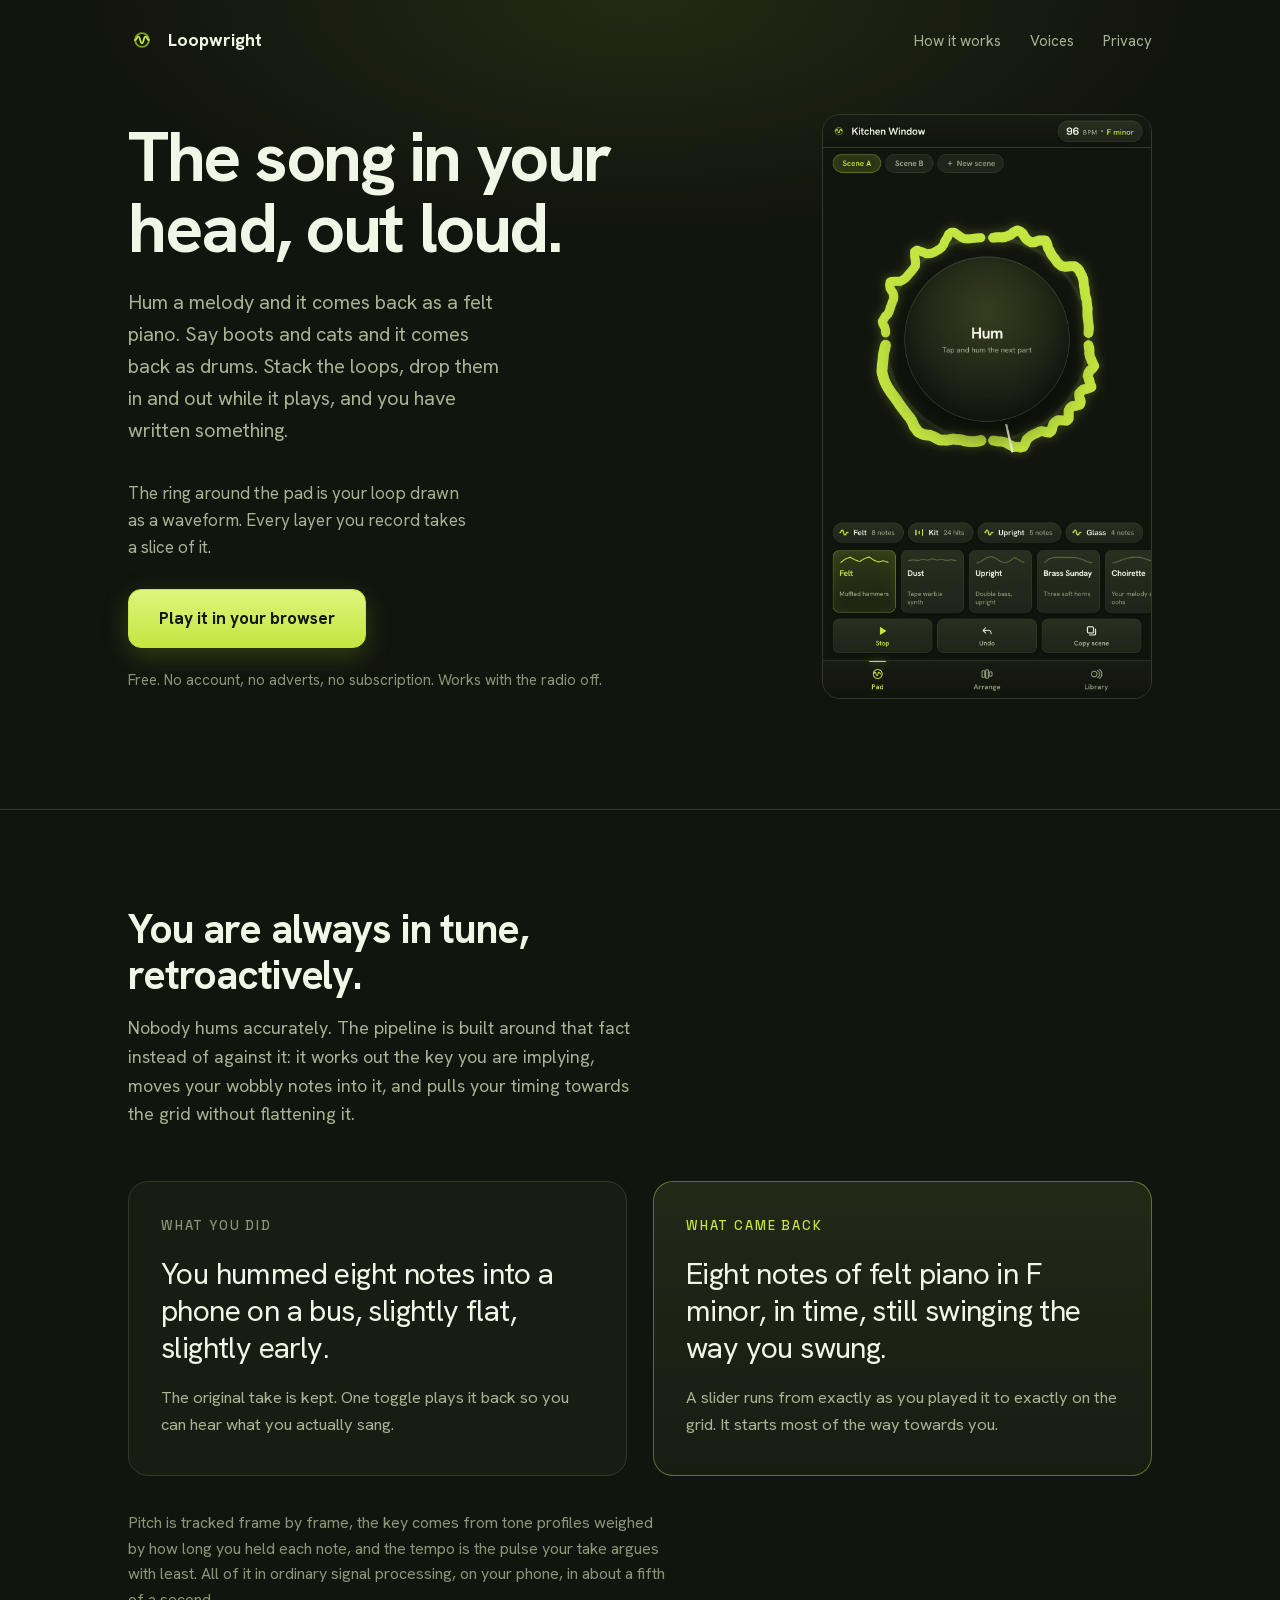
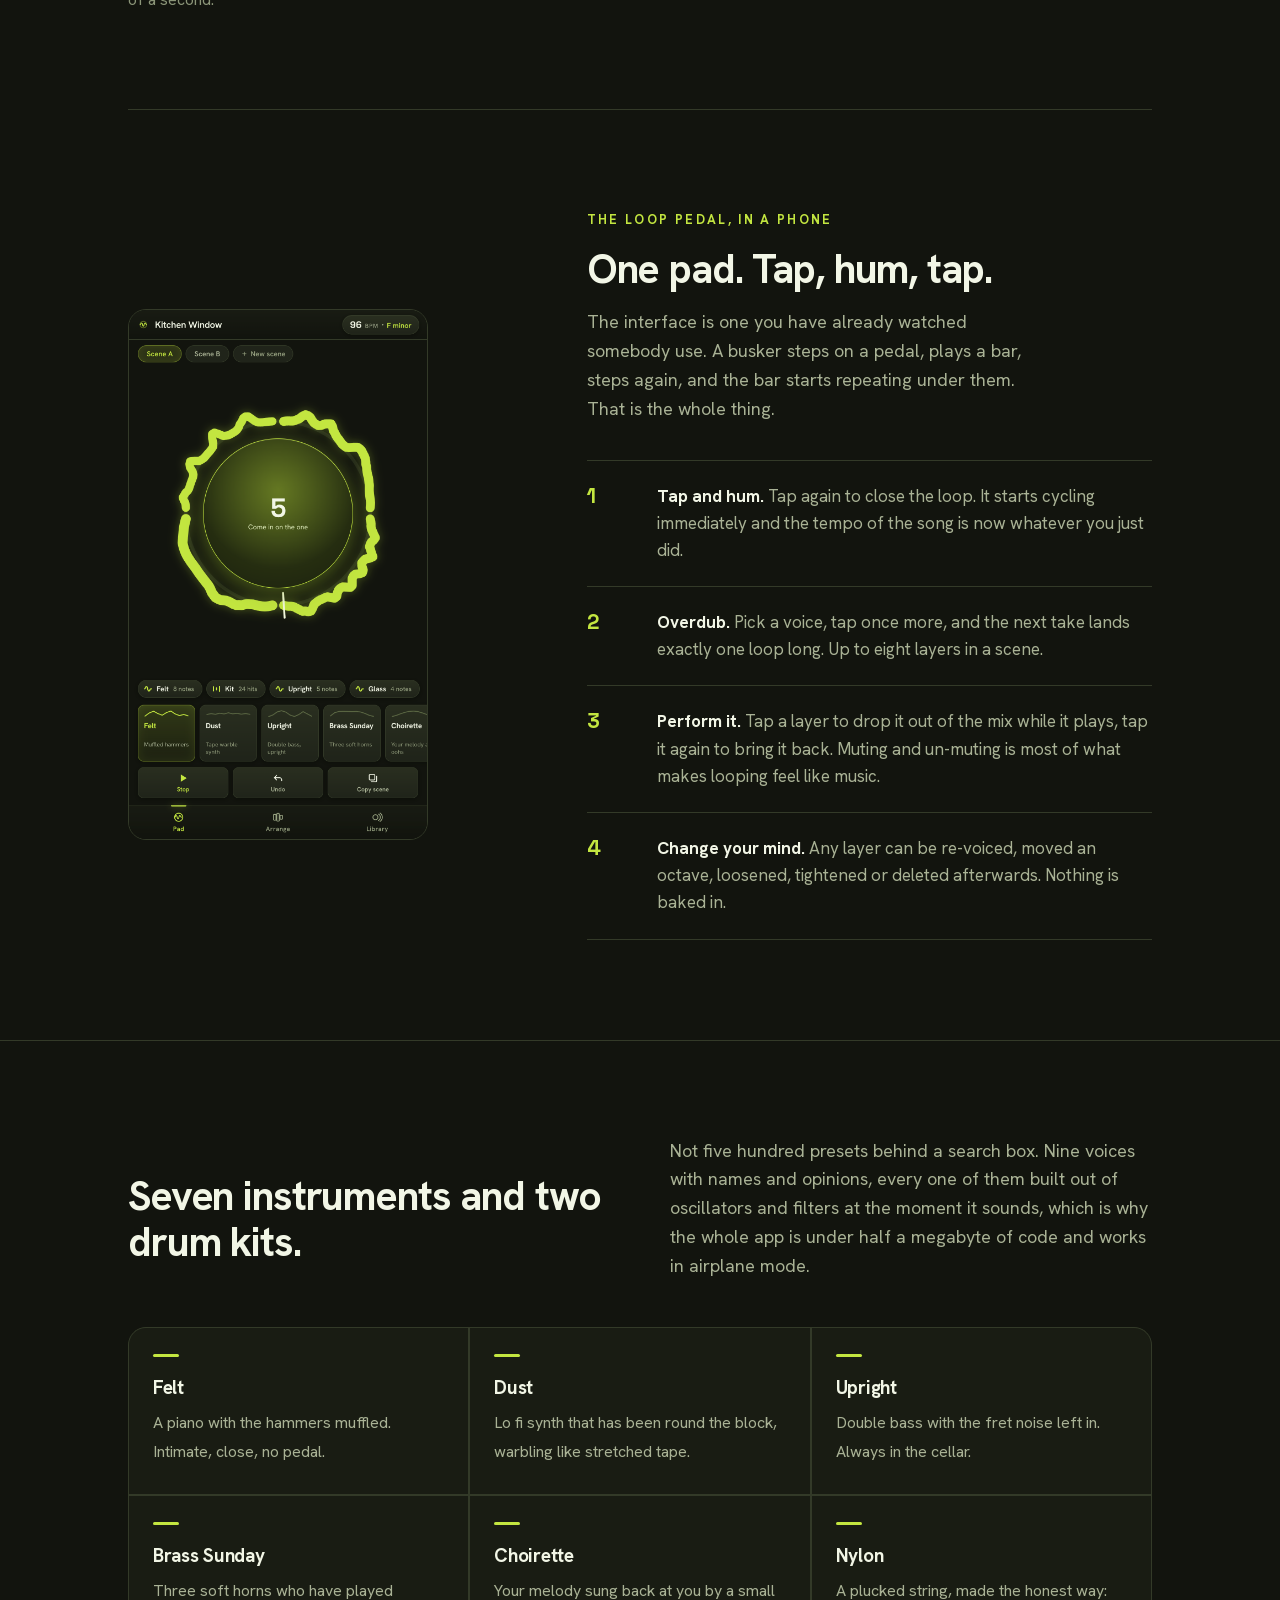
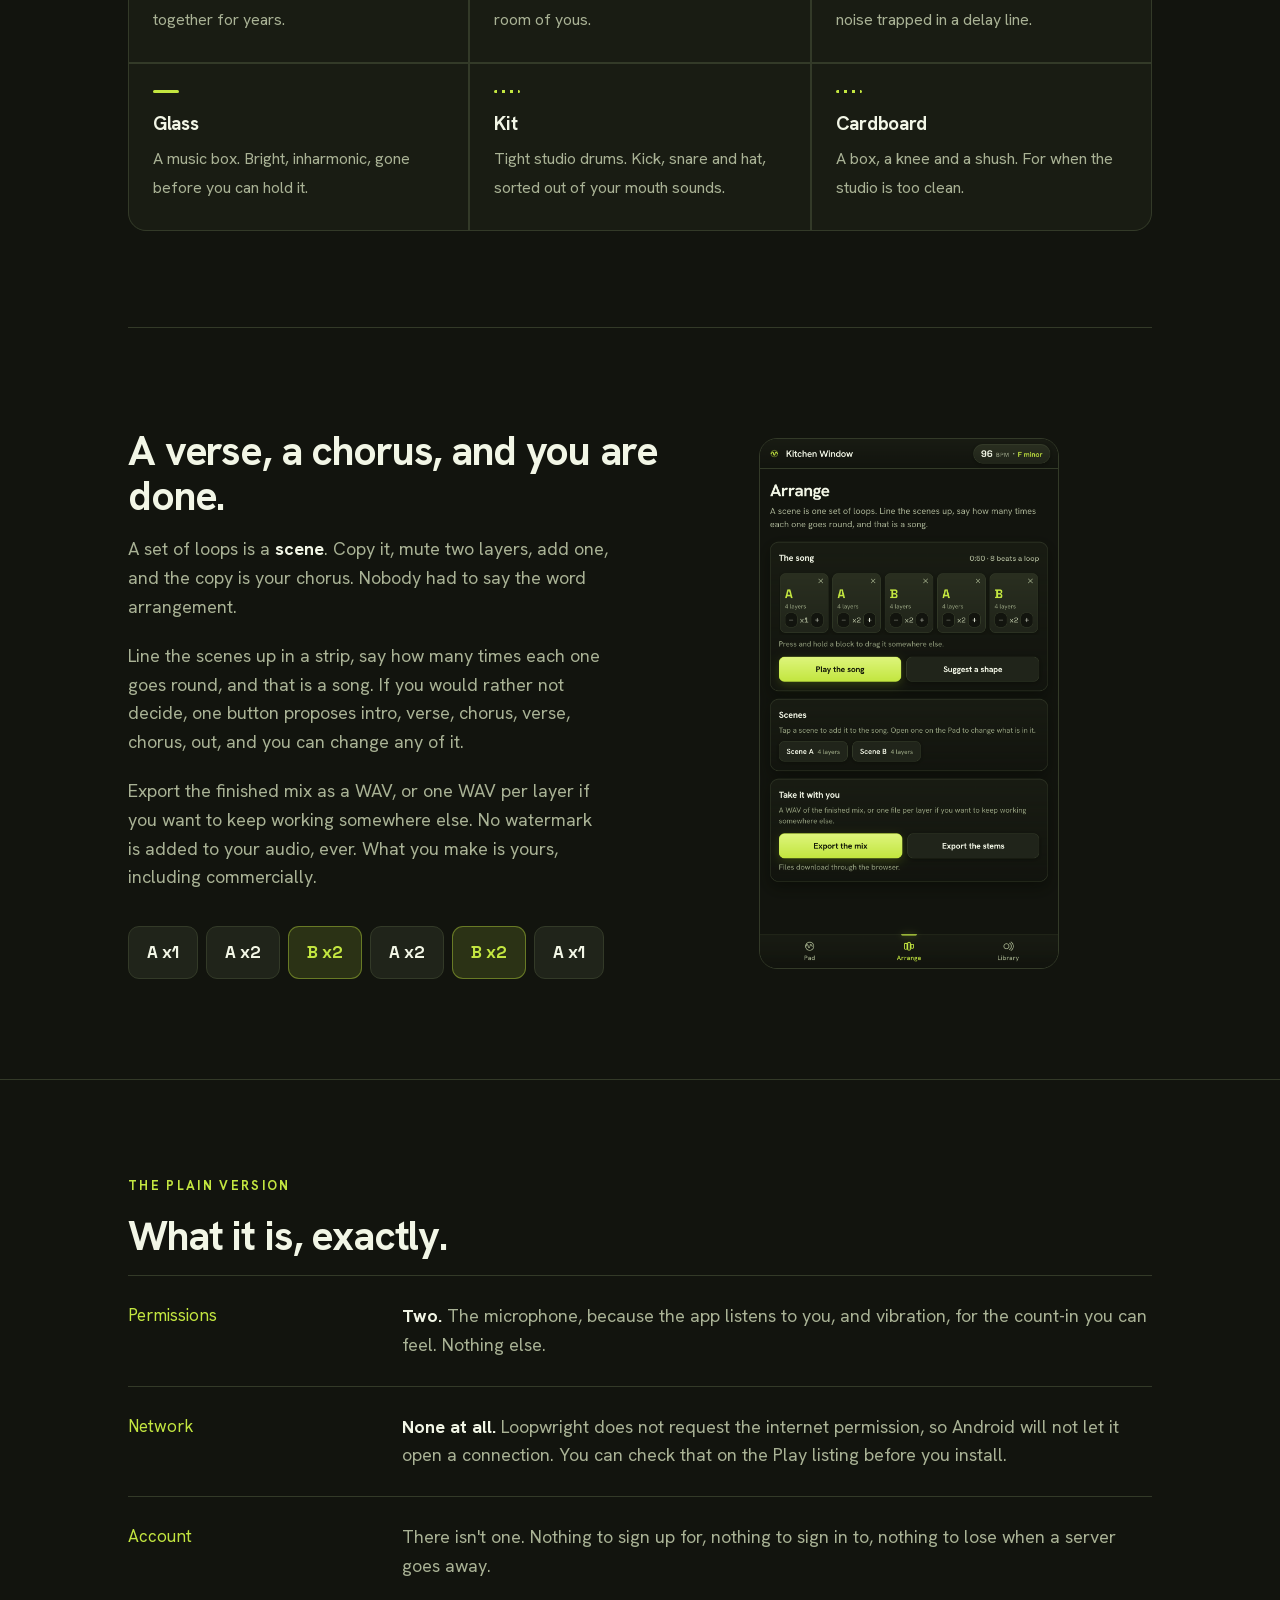
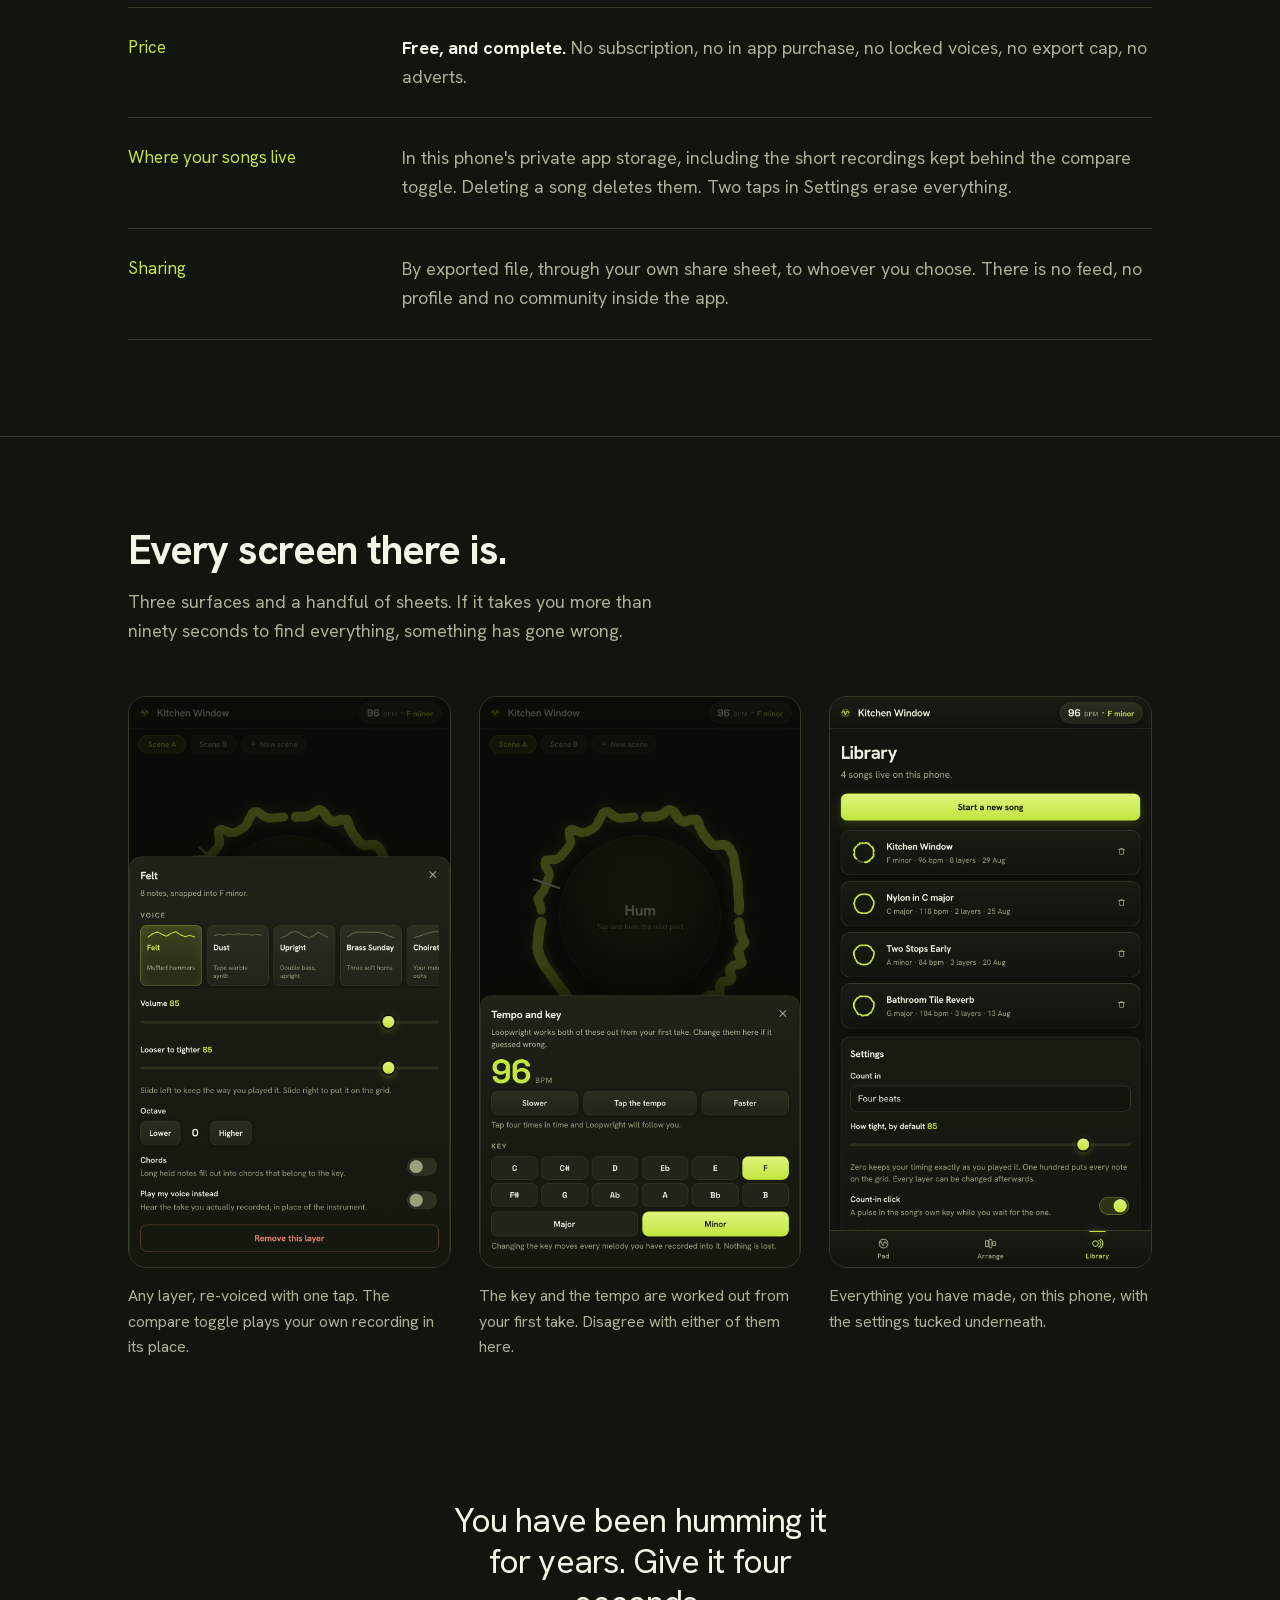
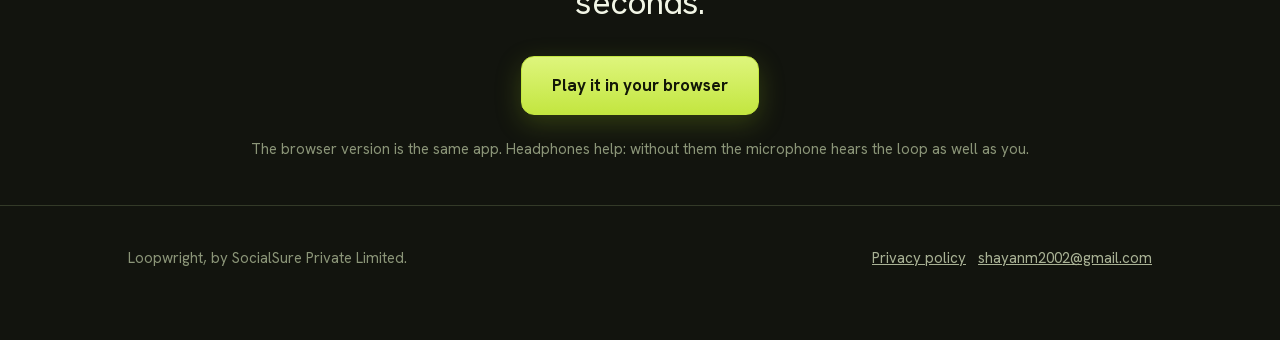
<file: docs/index.html>
<!doctype html>
<html lang="en">
<head>
<meta charset="utf-8">
<meta name="viewport" content="width=device-width, initial-scale=1">
<title>Loopwright. The song in your head, out loud.</title>
<meta name="description" content="Hum a melody and it comes back as a felt piano. Say boots and cats and it comes back as drums. Stack the loops, drop them in and out while it plays, and you have written something. Offline, free, no account.">
<meta property="og:title" content="Loopwright. The song in your head, out loud.">
<meta property="og:description" content="A pocket loop pedal for people who never learned an instrument. Your voice is the input. Everything happens on the phone.">
<meta property="og:type" content="website">
<link rel="icon" href="shots/icon.png">
<link rel="stylesheet" href="fonts/fonts.css">
<style>
  :root {
    color-scheme: dark;
    --bg: #12140E; --stage: #191C13; --surface: #20241A; --surface-2: #2A2F20;
    --fg: #F2F6E6; --muted: #A9B295; --dim: #8B9578; --hair: #333A28;
    --accent: #C3E640; --accent-deep: #7EA019; --ink: #131807;
    --ui: "Hanken Grotesk", system-ui, -apple-system, sans-serif;
    --num: "Space Grotesk", ui-monospace, monospace;
  }
  * { box-sizing: border-box; }
  html { scroll-behavior: smooth; }
  body { margin: 0; color: var(--fg); font-family: var(--ui);
         font-size: 18px; line-height: 1.6; -webkit-font-smoothing: antialiased;
         background:
           radial-gradient(70% 42% at 50% 0%, rgba(195, 230, 64, .10), rgba(195, 230, 64, 0) 62%),
           var(--bg); background-attachment: fixed; }
  .wrap { max-width: 1080px; margin: 0 auto; padding: 0 28px; }
  a { color: var(--accent); }
  img.shot { width: 100%; height: auto; display: block; border: 1px solid var(--hair);
             border-radius: 18px; }
  h2 { font-size: clamp(28px, 3.6vw, 41px); line-height: 1.12; letter-spacing: -0.028em;
       margin: 0 0 16px; font-weight: 700; }
  .eyebrow { font-size: 13px; letter-spacing: .18em; text-transform: uppercase;
             color: var(--accent); margin: 0 0 16px; font-weight: 700; }

  .cta { display: inline-block; background: linear-gradient(180deg, #DEF57C, var(--accent));
         color: var(--ink); text-decoration: none; box-shadow: 0 8px 26px rgba(126, 160, 25, .3);
         padding: 15px 30px; border-radius: 13px; font-size: 17px; font-weight: 700;
         border: 1px solid var(--accent); transition: transform .15s ease; }
  .cta:active { transform: translateY(1px); }
  .cta.quiet { background: transparent; color: var(--fg); border-color: var(--hair); }

  nav { display: flex; align-items: center; justify-content: space-between; height: 80px; }
  .mark { display: flex; align-items: center; gap: 12px; font-size: 18px; font-weight: 700; }
  .mark svg { width: 28px; height: 28px; display: block; }
  nav a.navlink { color: var(--muted); text-decoration: none; font-size: 15px; margin-left: 24px; }
  nav a.navlink:hover { color: var(--fg); }

  /* 1. hero */
  .hero { display: grid; grid-template-columns: 1.08fr .92fr; gap: 62px; align-items: center;
          padding: 34px 0 110px; }
  .hero h1 { font-size: clamp(42px, 5.8vw, 70px); line-height: 1.02; letter-spacing: -0.035em;
             margin: 0 0 22px; font-weight: 700; }
  .hero p.lede { font-size: 20px; color: var(--muted); margin: 0 0 34px; max-width: 34ch; }
  .hero .under { font-size: 15px; color: var(--dim); margin: 20px 0 0; }
  .hero img { max-width: 330px; margin-left: auto; }

  /* 2. the two panel comparison */
  .compare { border-top: 1px solid var(--hair); padding: 96px 0; }
  .compare h2 { max-width: 18ch; }
  .compare > .wrap > p.sub { color: var(--muted); max-width: 52ch; margin: 0 0 52px; }
  .pair { display: grid; grid-template-columns: 1fr 1fr; gap: 26px; }
  .pane { background: var(--stage); border: 1px solid var(--hair); border-radius: 20px; padding: 34px 32px 38px; }
  .pane.lit { border-color: rgba(195,230,64,.4); background: linear-gradient(180deg, #232817, #191C13); }
  .pane .who { font-family: var(--num); font-size: 13px; letter-spacing: .14em; text-transform: uppercase;
               color: var(--dim); margin: 0 0 18px; }
  .pane.lit .who { color: var(--accent); }
  .pane .said { font-size: clamp(23px, 2.6vw, 30px); line-height: 1.24; letter-spacing: -0.02em;
                margin: 0 0 18px; }
  .pane .after { margin: 0; color: var(--muted); font-size: 16.5px; }
  .compare .foot { color: var(--dim); font-size: 16px; margin: 34px 0 0; max-width: 60ch; }

  /* 3. the pedal, as a numbered run */
  .pedal { display: grid; grid-template-columns: .82fr 1.18fr; gap: 66px; align-items: center;
           padding: 100px 0; border-top: 1px solid var(--hair); }
  .pedal img { max-width: 300px; }
  .pedal p.sub { color: var(--muted); margin: 0 0 36px; max-width: 46ch; }
  .step { display: grid; grid-template-columns: 3rem 1fr; gap: 22px; padding: 22px 0;
          border-top: 1px solid var(--hair); }
  .step:last-child { border-bottom: 1px solid var(--hair); }
  .step .n { font-family: var(--num); font-size: 21px; font-weight: 700; color: var(--accent); line-height: 1.2; }
  .step .d { margin: 0; color: var(--muted); font-size: 17px; }
  .step .d b { color: var(--fg); font-weight: 700; }

  /* 4. the voices, a dense grid */
  .voices { padding: 96px 0; border-top: 1px solid var(--hair); }
  .voices .head { display: grid; grid-template-columns: 1fr 1fr; gap: 60px; align-items: end; margin-bottom: 46px; }
  .voices .head p { color: var(--muted); margin: 0; }
  .vgrid { display: grid; grid-template-columns: repeat(3, 1fr); gap: 2px;
           background: var(--hair); border: 1px solid var(--hair); border-radius: 18px; overflow: hidden; }
  .v { background: var(--stage); padding: 26px 24px 28px; }
  .v i { display: block; width: 26px; height: 3px; border-radius: 2px; background: var(--accent);
         margin-bottom: 16px; font-style: normal; }
  .v.drum i { background: repeating-linear-gradient(90deg, var(--accent) 0 3px, transparent 3px 8px); }
  .v b { display: block; font-size: 19px; letter-spacing: -0.015em; margin-bottom: 5px; }
  .v span { color: var(--muted); font-size: 16px; }

  /* 5. arrange, reversed */
  .arrange { display: grid; grid-template-columns: 1.18fr .82fr; gap: 66px; align-items: center;
             padding: 100px 0; border-top: 1px solid var(--hair); }
  .arrange img { max-width: 300px; }
  .arrange p { color: var(--muted); margin: 0 0 20px; max-width: 48ch; }
  .arrange p:last-of-type { margin-bottom: 0; }
  .arrange b { color: var(--fg); }
  .blocks { display: flex; gap: 8px; margin: 34px 0 0; flex-wrap: wrap; }
  .blk { font-family: var(--num); font-weight: 700; font-size: 17px; background: var(--surface);
         border: 1px solid var(--hair); border-radius: 11px; padding: 12px 18px; color: var(--fg); }
  .blk.b { background: rgba(195,230,64,.14); border-color: rgba(195,230,64,.4); color: var(--accent); }

  /* 6. plain facts */
  .facts { padding: 96px 0; border-top: 1px solid var(--hair); }
  .facts .row { display: grid; grid-template-columns: 15rem 1fr; gap: 34px; padding: 26px 0;
                border-top: 1px solid var(--hair); align-items: start; }
  .facts .row:last-child { border-bottom: 1px solid var(--hair); }
  .facts .k { color: var(--accent); font-size: 17px; }
  .facts .v2 { margin: 0; color: var(--muted); }
  .facts .v2 b { color: var(--fg); font-weight: 700; }

  /* 7. gallery */
  .gallery { padding: 90px 0 40px; border-top: 1px solid var(--hair); }
  .gallery p.sub { color: var(--muted); max-width: 54ch; margin: 0 0 50px; }
  .strip { display: grid; grid-template-columns: repeat(3, 1fr); gap: 28px; }
  .strip figure { margin: 0; }
  .strip figcaption { color: var(--muted); font-size: 16px; margin-top: 15px; }

  /* 8. close */
  .close { text-align: center; padding: 100px 0 44px; }
  .close p.line { font-size: clamp(25px, 3.1vw, 34px); max-width: 22ch; margin: 0 auto 34px;
                  letter-spacing: -0.025em; line-height: 1.2; }
  .close .under { color: var(--dim); font-size: 15px; margin: 22px 0 0; }

  footer { border-top: 1px solid var(--hair); padding: 40px 0 70px; color: var(--dim); font-size: 15px; }
  footer a { color: var(--muted); }
  footer .frow { display: flex; justify-content: space-between; gap: 24px; flex-wrap: wrap; }

  @media (max-width: 860px) {
    body { font-size: 17px; }
    .hero, .pedal, .arrange, .voices .head { grid-template-columns: 1fr; gap: 40px; }
    .hero img, .pedal img, .arrange img { margin: 0 auto; max-width: 290px; }
    .pair, .strip, .vgrid { grid-template-columns: 1fr; }
    .vgrid { border-radius: 14px; }
    .facts .row { grid-template-columns: 1fr; gap: 6px; }
    nav a.navlink { margin-left: 16px; }
  }
</style>
</head>
<body>

<div class="wrap">
  <nav>
    <span class="mark">
      <svg viewBox="0 0 108 108" aria-hidden="true">
        <circle cx="54" cy="54" r="26.5" fill="none" stroke="#7EA019" stroke-width="7.4"/>
        <path d="M27.5 54 C34.4 54 33.1 41 40 41 C47.7 41 46.3 67 54 67 C61.2 67 59.8 41 67 41 C74.4 41 73.1 54 80.5 54"
              fill="none" stroke="#C3E640" stroke-width="7" stroke-linecap="round" stroke-linejoin="round"/>
      </svg>
      Loopwright
    </span>
    <span>
      <a class="navlink" href="#how">How it works</a>
      <a class="navlink" href="#voices">Voices</a>
      <a class="navlink" href="privacy-policy.html">Privacy</a>
    </span>
  </nav>

  <!-- 1 -->
  <header class="hero">
    <div>
      <h1>The song in your head, out loud.</h1>
      <p class="lede">Hum a melody and it comes back as a felt piano. Say boots and cats and it comes back as drums. Stack the loops, drop them in and out while it plays, and you have written something.</p>
      <p class="lede" style="font-size:17px;margin-bottom:28px">The ring around the pad is your loop drawn as a waveform. Every layer you record takes a slice of it.</p>
      <a class="cta" href="play/index.html">Play it in your browser</a>
      <p class="under">Free. No account, no adverts, no subscription. Works with the radio off.</p>
    </div>
    <img class="shot" src="shots/01-pad.png" alt="The Loopwright pad, ringed by a chartreuse waveform cut into four layer segments, in F minor at 96 beats a minute">
  </header>
</div>

<!-- 2 -->
<section class="compare">
  <div class="wrap">
    <h2>You are always in tune, retroactively.</h2>
    <p class="sub">Nobody hums accurately. The pipeline is built around that fact instead of against it: it works out the key you are implying, moves your wobbly notes into it, and pulls your timing towards the grid without flattening it.</p>
    <div class="pair">
      <div class="pane">
        <p class="who">What you did</p>
        <p class="said">You hummed eight notes into a phone on a bus, slightly flat, slightly early.</p>
        <p class="after">The original take is kept. One toggle plays it back so you can hear what you actually sang.</p>
      </div>
      <div class="pane lit">
        <p class="who">What came back</p>
        <p class="said">Eight notes of felt piano in F minor, in time, still swinging the way you swung.</p>
        <p class="after">A slider runs from exactly as you played it to exactly on the grid. It starts most of the way towards you.</p>
      </div>
    </div>
    <p class="foot">Pitch is tracked frame by frame, the key comes from tone profiles weighed by how long you held each note, and the tempo is the pulse your take argues with least. All of it in ordinary signal processing, on your phone, in about a fifth of a second.</p>
  </div>
</section>

<!-- 3 -->
<div class="wrap">
  <section class="pedal" id="how">
    <img class="shot" src="shots/02-recording.png" alt="The pad glowing chartreuse through a count-in, with the number five in the middle and the loop waveform around it">
    <div>
      <p class="eyebrow">The loop pedal, in a phone</p>
      <h2>One pad. Tap, hum, tap.</h2>
      <p class="sub">The interface is one you have already watched somebody use. A busker steps on a pedal, plays a bar, steps again, and the bar starts repeating under them. That is the whole thing.</p>
      <div class="step"><span class="n">1</span><p class="d"><b>Tap and hum.</b> Tap again to close the loop. It starts cycling immediately and the tempo of the song is now whatever you just did.</p></div>
      <div class="step"><span class="n">2</span><p class="d"><b>Overdub.</b> Pick a voice, tap once more, and the next take lands exactly one loop long. Up to eight layers in a scene.</p></div>
      <div class="step"><span class="n">3</span><p class="d"><b>Perform it.</b> Tap a layer to drop it out of the mix while it plays, tap it again to bring it back. Muting and un-muting is most of what makes looping feel like music.</p></div>
      <div class="step"><span class="n">4</span><p class="d"><b>Change your mind.</b> Any layer can be re-voiced, moved an octave, loosened, tightened or deleted afterwards. Nothing is baked in.</p></div>
    </div>
  </section>
</div>

<!-- 4 -->
<section class="voices" id="voices">
  <div class="wrap">
    <div class="head">
      <h2>Seven instruments and two drum kits.</h2>
      <p>Not five hundred presets behind a search box. Nine voices with names and opinions, every one of them built out of oscillators and filters at the moment it sounds, which is why the whole app is under half a megabyte of code and works in airplane mode.</p>
    </div>
    <div class="vgrid">
      <div class="v"><i></i><b>Felt</b><span>A piano with the hammers muffled. Intimate, close, no pedal.</span></div>
      <div class="v"><i></i><b>Dust</b><span>Lo fi synth that has been round the block, warbling like stretched tape.</span></div>
      <div class="v"><i></i><b>Upright</b><span>Double bass with the fret noise left in. Always in the cellar.</span></div>
      <div class="v"><i></i><b>Brass Sunday</b><span>Three soft horns who have played together for years.</span></div>
      <div class="v"><i></i><b>Choirette</b><span>Your melody sung back at you by a small room of yous.</span></div>
      <div class="v"><i></i><b>Nylon</b><span>A plucked string, made the honest way: noise trapped in a delay line.</span></div>
      <div class="v"><i></i><b>Glass</b><span>A music box. Bright, inharmonic, gone before you can hold it.</span></div>
      <div class="v drum"><i></i><b>Kit</b><span>Tight studio drums. Kick, snare and hat, sorted out of your mouth sounds.</span></div>
      <div class="v drum"><i></i><b>Cardboard</b><span>A box, a knee and a shush. For when the studio is too clean.</span></div>
    </div>
  </div>
</section>

<!-- 5 -->
<div class="wrap">
  <section class="arrange">
    <div>
      <h2>A verse, a chorus, and you are done.</h2>
      <p>A set of loops is a <b>scene</b>. Copy it, mute two layers, add one, and the copy is your chorus. Nobody had to say the word arrangement.</p>
      <p>Line the scenes up in a strip, say how many times each one goes round, and that is a song. If you would rather not decide, one button proposes intro, verse, chorus, verse, chorus, out, and you can change any of it.</p>
      <p>Export the finished mix as a WAV, or one WAV per layer if you want to keep working somewhere else. No watermark is added to your audio, ever. What you make is yours, including commercially.</p>
      <div class="blocks">
        <span class="blk">A x1</span><span class="blk">A x2</span><span class="blk b">B x2</span>
        <span class="blk">A x2</span><span class="blk b">B x2</span><span class="blk">A x1</span>
      </div>
    </div>
    <img class="shot" src="shots/04-arrange.png" alt="The arrange screen with a row of scene blocks, each with a repeat count">
  </section>
</div>

<!-- 6 -->
<section class="facts">
  <div class="wrap">
    <p class="eyebrow">The plain version</p>
    <h2>What it is, exactly.</h2>
    <div class="row"><span class="k">Permissions</span><p class="v2"><b>Two.</b> The microphone, because the app listens to you, and vibration, for the count-in you can feel. Nothing else.</p></div>
    <div class="row"><span class="k">Network</span><p class="v2"><b>None at all.</b> Loopwright does not request the internet permission, so Android will not let it open a connection. You can check that on the Play listing before you install.</p></div>
    <div class="row"><span class="k">Account</span><p class="v2">There isn't one. Nothing to sign up for, nothing to sign in to, nothing to lose when a server goes away.</p></div>
    <div class="row"><span class="k">Price</span><p class="v2"><b>Free, and complete.</b> No subscription, no in app purchase, no locked voices, no export cap, no adverts.</p></div>
    <div class="row"><span class="k">Where your songs live</span><p class="v2">In this phone's private app storage, including the short recordings kept behind the compare toggle. Deleting a song deletes them. Two taps in Settings erase everything.</p></div>
    <div class="row"><span class="k">Sharing</span><p class="v2">By exported file, through your own share sheet, to whoever you choose. There is no feed, no profile and no community inside the app.</p></div>
  </div>
</section>

<!-- 7 -->
<section class="gallery">
  <div class="wrap">
    <h2>Every screen there is.</h2>
    <p class="sub">Three surfaces and a handful of sheets. If it takes you more than ninety seconds to find everything, something has gone wrong.</p>
    <div class="strip">
      <figure><img class="shot" src="shots/03-layer.png" alt="The layer sheet showing the voice carousel, volume, a looser to tighter slider and the compare toggle">
        <figcaption>Any layer, re-voiced with one tap. The compare toggle plays your own recording in its place.</figcaption></figure>
      <figure><img class="shot" src="shots/06-key.png" alt="The tempo and key sheet with a large tempo readout and a grid of twelve keys">
        <figcaption>The key and the tempo are worked out from your first take. Disagree with either of them here.</figcaption></figure>
      <figure><img class="shot" src="shots/05-library.png" alt="The library listing four songs, each with a small loop ring drawn from its own layers">
        <figcaption>Everything you have made, on this phone, with the settings tucked underneath.</figcaption></figure>
    </div>
  </div>
</section>

<!-- 8 -->
<div class="wrap">
  <section class="close">
    <p class="line">You have been humming it for years. Give it four seconds.</p>
    <a class="cta" href="play/index.html">Play it in your browser</a>
    <p class="under">The browser version is the same app. Headphones help: without them the microphone hears the loop as well as you.</p>
  </section>
</div>

<footer>
  <div class="wrap frow">
    <span>Loopwright, by SocialSure Private Limited.</span>
    <span><a href="privacy-policy.html">Privacy policy</a> &nbsp; <a href="mailto:shayanm2002@gmail.com">shayanm2002@gmail.com</a></span>
  </div>
</footer>

</body>
</html>
</file>
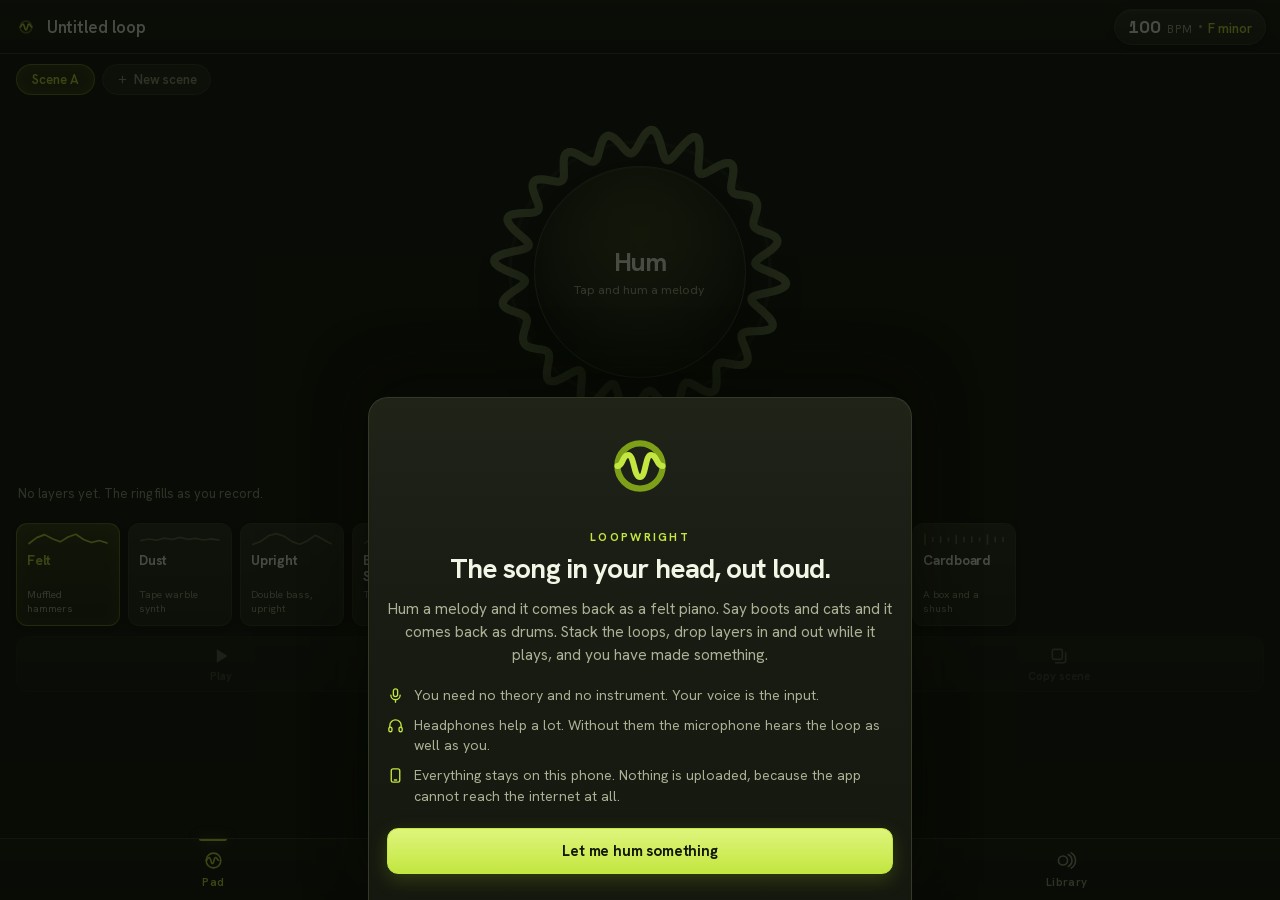
<file: web/index.html>
<!doctype html>
<html lang="en">
<head>
<meta charset="utf-8">
<meta name="viewport" content="width=device-width, initial-scale=1, maximum-scale=1, user-scalable=no, viewport-fit=cover">
<meta name="color-scheme" content="dark">
<meta name="theme-color" content="#12140E">
<title>Loopwright</title>
<link rel="icon" href="data:,">
<link rel="stylesheet" href="fonts/fonts.css">
<link rel="stylesheet" href="css/style.css">
</head>
<body>

<!-- The mark, defined once and used at every size: a waveform bent until its
     ends meet. It is the launcher icon, the loop ring, and the library thumbnail. -->
<svg width="0" height="0" aria-hidden="true" style="position:absolute">
  <defs>
    <symbol id="mark" viewBox="0 0 108 108">
      <circle cx="54" cy="54" r="26.5" fill="none" stroke="currentColor" stroke-width="7.4" opacity="0.42"/>
      <path d="M27.5 54 C34.4 54 33.1 41 40 41 C47.7 41 46.3 67 54 67 C61.2 67 59.8 41 67 41 C74.4 41 73.1 54 80.5 54"
            fill="none" stroke="currentColor" stroke-width="7" stroke-linecap="round" stroke-linejoin="round"/>
    </symbol>
  </defs>
</svg>

<header id="topbar" hidden>
  <button class="tb-title" id="tbTitle">
    <svg class="brandmark" aria-hidden="true" style="color:var(--accent)"><use href="#mark"/></svg>
    <span id="tbTitleText">Untitled</span>
  </button>
  <button class="tb-key" id="tbKey">
    <span class="num" id="tbBpm">100</span>
    <span class="unit">bpm</span>
    <span class="dot" aria-hidden="true"></span>
    <span class="keyname" id="tbKeyName">F minor</span>
  </button>
</header>

<main id="stage">

  <!-- ================= PAD ================= -->
  <section class="view" id="v-pad">
    <div class="scenerow" id="sceneRow"></div>

    <div class="padwrap">
      <div class="padstack">
        <svg class="ring" id="ring" viewBox="0 0 300 300" aria-hidden="true"></svg>
        <button class="pad" id="pad">
          <span class="pad-big" id="padBig">Hum</span>
          <span class="pad-sub" id="padSub">Tap and hum a melody</span>
        </button>
      </div>
    </div>
    <p class="padnote" id="padNote"></p>

    <div class="layerstrip" id="layerStrip"></div>

    <div class="shelf" id="shelf" role="group" aria-label="Voices"></div>

    <div class="transport">
      <button class="tbtn" id="btnPlay" aria-label="Play or stop the loop">
        <svg viewBox="0 0 24 24" aria-hidden="true"><polygon points="7,4 20,12 7,20"/></svg>
        <em id="playLabel">Play</em>
      </button>
      <button class="tbtn" id="btnUndo" aria-label="Remove the last layer">
        <svg viewBox="0 0 24 24" aria-hidden="true" class="stroke"><path d="M9 6 L4 11 L9 16 M4 11 H15 a5 5 0 0 1 5 5 v2"/></svg>
        <em>Undo</em>
      </button>
      <button class="tbtn" id="btnScene" aria-label="Duplicate this scene">
        <svg viewBox="0 0 24 24" aria-hidden="true" class="stroke"><rect x="4" y="4" width="12" height="12" rx="2"/><path d="M8 20 h10 a2 2 0 0 0 2 -2 V8"/></svg>
        <em>Copy scene</em>
      </button>
    </div>
  </section>

  <!-- ================= ARRANGE ================= -->
  <section class="view scrolls" id="v-arrange" hidden>
    <div class="scroller">
      <h1 class="h1">Arrange</h1>
      <p class="lede">A scene is one set of loops. Line the scenes up, say how many times each one goes round, and that is a song.</p>

      <div class="panel">
        <div class="panelhead">
          <h2 class="h2">The song</h2>
          <span class="len" id="songLen"></span>
        </div>
        <div class="strip" id="strip"></div>
        <p class="help" id="stripHelp"></p>
        <div class="btnrow">
          <button class="btn" id="playSong">Play the song</button>
          <button class="btn ghost" id="shapeBtn">Suggest a shape</button>
        </div>
        <p class="help warn" id="songErr" hidden></p>
        <div class="progress" id="songProg" hidden><i></i></div>
      </div>

      <div class="panel">
        <h2 class="h2">Scenes</h2>
        <p class="help">Tap a scene to add it to the song. Open one on the Pad to change what is in it.</p>
        <div class="scenelist" id="sceneList"></div>
      </div>

      <div class="panel">
        <h2 class="h2">Take it with you</h2>
        <p class="help">A WAV of the finished mix, or one file per layer if you want to keep working somewhere else.</p>
        <div class="btnrow">
          <button class="btn" id="exportMix">Export the mix</button>
          <button class="btn ghost" id="exportStems">Export the stems</button>
          <button class="btn ghost" id="shareMix" hidden>Share the mix</button>
        </div>
        <p class="help" id="exportNote"></p>
      </div>
    </div>
  </section>

  <!-- ================= LIBRARY ================= -->
  <section class="view scrolls" id="v-library" hidden>
    <div class="scroller">
      <h1 class="h1">Library</h1>
      <p class="lede" id="libLede"></p>
      <button class="btn wide" id="newSong">Start a new song</button>

      <div class="cards" id="cards"></div>

      <div class="panel" id="settingsPanel">
        <h2 class="h2">Settings</h2>

        <div class="field">
          <label for="countSel">Count in</label>
          <select id="countSel">
            <option value="0">None. Start the moment I tap</option>
            <option value="2">Two beats</option>
            <option value="4">Four beats</option>
            <option value="8">Eight beats</option>
          </select>
        </div>

        <div class="field">
          <label for="tightRange">How tight, by default <b class="val" id="tightVal">85</b></label>
          <input type="range" id="tightRange" min="0" max="100" step="5">
          <p class="help">Zero keeps your timing exactly as you played it. One hundred puts every note on the grid. Every layer can be changed afterwards.</p>
        </div>

        <div class="field row">
          <div><label for="clickChk">Count-in click</label><p class="help">A pulse in the song's own key while you wait for the one.</p></div>
          <input type="checkbox" id="clickChk">
        </div>
        <div class="field row">
          <div><label for="hapChk">Haptics</label><p class="help">The count-in in your hand, and a thump when a loop closes.</p></div>
          <input type="checkbox" id="hapChk">
        </div>

        <div class="btnrow mt">
          <button class="btn ghost" id="guideBtn">Run the first song walkthrough</button>
          <button class="btn ghost danger" id="eraseBtn">Erase everything</button>
        </div>
        <p class="help" id="setNote"></p>
      </div>

      <p class="colophon">Loopwright listens on this device and nowhere else. No account, no internet permission, no adverts. Every song you make is yours to use however you like.</p>
    </div>
  </section>
</main>

<nav id="tabs" hidden>
  <button class="tab is-on" data-view="pad">
    <svg viewBox="0 0 24 24" aria-hidden="true"><circle cx="12" cy="12" r="8.4"/><path d="M3.6 12 C5.4 12 5.1 8.5 7 8.5 C9.1 8.5 8.7 15.5 10.8 15.5 C12.7 15.5 12.4 8.5 14.3 8.5 C16.3 8.5 16 12 18 12"/></svg>
    Pad
  </button>
  <button class="tab" data-view="arrange">
    <svg viewBox="0 0 24 24" aria-hidden="true"><rect x="2.6" y="6" width="5.2" height="12" rx="1.6"/><rect x="9.4" y="4" width="5.2" height="16" rx="1.6"/><rect x="16.2" y="8" width="5.2" height="8" rx="1.6"/></svg>
    Arrange
  </button>
  <button class="tab" data-view="library">
    <svg viewBox="0 0 24 24" aria-hidden="true"><circle cx="8" cy="12" r="5.2"/><path d="M14 5.2 a7.6 7.6 0 0 1 0 13.6"/><path d="M17.4 3.2 a10.4 10.4 0 0 1 0 17.6"/></svg>
    Library
  </button>
</nav>

<!-- ================= SHEETS ================= -->

<div class="sheet" id="layerSheet" hidden>
  <div class="sheet-panel">
    <div class="sheethead">
      <p class="sheet-title" id="lsTitle">Layer</p>
      <button class="xbtn" id="lsClose" aria-label="Close">
        <svg viewBox="0 0 24 24" aria-hidden="true" class="stroke"><path d="M6 6 L18 18 M18 6 L6 18"/></svg>
      </button>
    </div>

    <p class="sheet-help" id="lsHelp"></p>

    <p class="fieldlabel">Voice</p>
    <div class="carousel" id="lsVoices"></div>

    <div class="field">
      <label for="lsVol">Volume <b class="val" id="lsVolVal">85</b></label>
      <input type="range" id="lsVol" min="0" max="100" step="5">
    </div>
    <div class="field">
      <label for="lsTight">Looser to tighter <b class="val" id="lsTightVal">85</b></label>
      <input type="range" id="lsTight" min="0" max="100" step="5">
      <p class="help">Slide left to keep the way you played it. Slide right to put it on the grid.</p>
    </div>
    <div class="field" id="lsOctField">
      <label>Octave</label>
      <div class="stepper">
        <button class="step" id="lsOctDown" aria-label="Octave down">Lower</button>
        <b id="lsOctVal">0</b>
        <button class="step" id="lsOctUp" aria-label="Octave up">Higher</button>
      </div>
    </div>
    <div class="field row" id="lsChordField">
      <div><label for="lsChords">Chords</label><p class="help">Long held notes fill out into chords that belong to the key.</p></div>
      <input type="checkbox" id="lsChords">
    </div>
    <div class="field row" id="lsAbField">
      <div><label for="lsAb">Play my voice instead</label><p class="help">Hear the take you actually recorded, in place of the instrument.</p></div>
      <input type="checkbox" id="lsAb">
    </div>

    <button class="btn ghost danger wide" id="lsDelete">Remove this layer</button>
  </div>
</div>

<div class="sheet" id="keySheet" hidden>
  <div class="sheet-panel">
    <div class="sheethead">
      <p class="sheet-title">Tempo and key</p>
      <button class="xbtn" id="ksClose" aria-label="Close">
        <svg viewBox="0 0 24 24" aria-hidden="true" class="stroke"><path d="M6 6 L18 18 M18 6 L6 18"/></svg>
      </button>
    </div>
    <p class="sheet-help">Loopwright works both of these out from your first take. Change them here if it guessed wrong.</p>

    <div class="bigreadout"><b id="ksBpm">100</b><span>bpm</span></div>
    <div class="stepper wide">
      <button class="step" id="ksSlower">Slower</button>
      <button class="step" id="ksTap">Tap the tempo</button>
      <button class="step" id="ksFaster">Faster</button>
    </div>
    <p class="help" id="ksTapNote">Tap four times in time and Loopwright will follow you.</p>

    <p class="fieldlabel">Key</p>
    <div class="keygrid" id="ksTonics"></div>
    <div class="modes">
      <button class="mode" data-mode="major">Major</button>
      <button class="mode" data-mode="minor">Minor</button>
    </div>
    <p class="help">Changing the key moves every melody you have recorded into it. Nothing is lost.</p>
  </div>
</div>

<div class="sheet" id="nameSheet" hidden>
  <div class="sheet-panel">
    <div class="sheethead">
      <p class="sheet-title">Name this song</p>
      <button class="xbtn" id="nsClose" aria-label="Close">
        <svg viewBox="0 0 24 24" aria-hidden="true" class="stroke"><path d="M6 6 L18 18 M18 6 L6 18"/></svg>
      </button>
    </div>
    <div class="field">
      <label for="nsInput">Title</label>
      <input type="text" id="nsInput" maxlength="42" autocomplete="off" placeholder="Felt in F minor">
    </div>
    <p class="help" id="nsSuggest"></p>
    <button class="btn wide" id="nsSave">Save the name</button>
  </div>
</div>

<div class="sheet" id="introSheet" hidden>
  <div class="sheet-panel">
    <svg class="intro-mark" id="introMark" viewBox="0 0 108 108" aria-hidden="true"></svg>
    <p class="intro-eyebrow">Loopwright</p>
    <h2 class="intro-h">The song in your head, out loud.</h2>
    <p class="intro-p">Hum a melody and it comes back as a felt piano. Say boots and cats and it comes back as drums. Stack the loops, drop layers in and out while it plays, and you have made something.</p>
    <ul class="intro-list">
      <li>
        <svg viewBox="0 0 24 24" aria-hidden="true"><rect x="9" y="2.6" width="6" height="11" rx="3"/><path d="M5.4 11.4 a6.6 6.6 0 0 0 13.2 0 M12 18 v3.4"/></svg>
        <span>You need no theory and no instrument. Your voice is the input.</span>
      </li>
      <li>
        <svg viewBox="0 0 24 24" aria-hidden="true"><path d="M4 15 v-3 a8 8 0 0 1 16 0 v3"/><rect x="2.6" y="14.2" width="4.4" height="6.6" rx="2.2"/><rect x="17" y="14.2" width="4.4" height="6.6" rx="2.2"/></svg>
        <span>Headphones help a lot. Without them the microphone hears the loop as well as you.</span>
      </li>
      <li>
        <svg viewBox="0 0 24 24" aria-hidden="true"><rect x="6" y="2.6" width="12" height="18.8" rx="2.6"/><path d="M10.4 18.4 h3.2"/></svg>
        <span>Everything stays on this phone. Nothing is uploaded, because the app cannot reach the internet at all.</span>
      </li>
    </ul>
    <button class="btn wide" id="introGo">Let me hum something</button>
  </div>
</div>

<div class="coach" id="coach" hidden>
  <div class="coach-inner">
    <p class="coach-step" id="coachStep"></p>
    <p class="coach-text" id="coachText"></p>
    <div class="coach-row">
      <button class="quietlink" id="coachSkip">Skip the walkthrough</button>
    </div>
  </div>
</div>

<div class="busy" id="busy" hidden>
  <div class="busy-inner">
    <div class="pulse" aria-hidden="true"><i></i><i></i><i></i><i></i><i></i></div>
    <p id="busyText">Listening back</p>
  </div>
</div>

<p id="toast" class="toast" hidden></p>

<script src="js/voices.js"></script>
<script src="js/dsp.js"></script>
<script src="js/store.js"></script>
<script src="js/engine.js"></script>
<script src="js/app.js"></script>
</body>
</html>
</file>
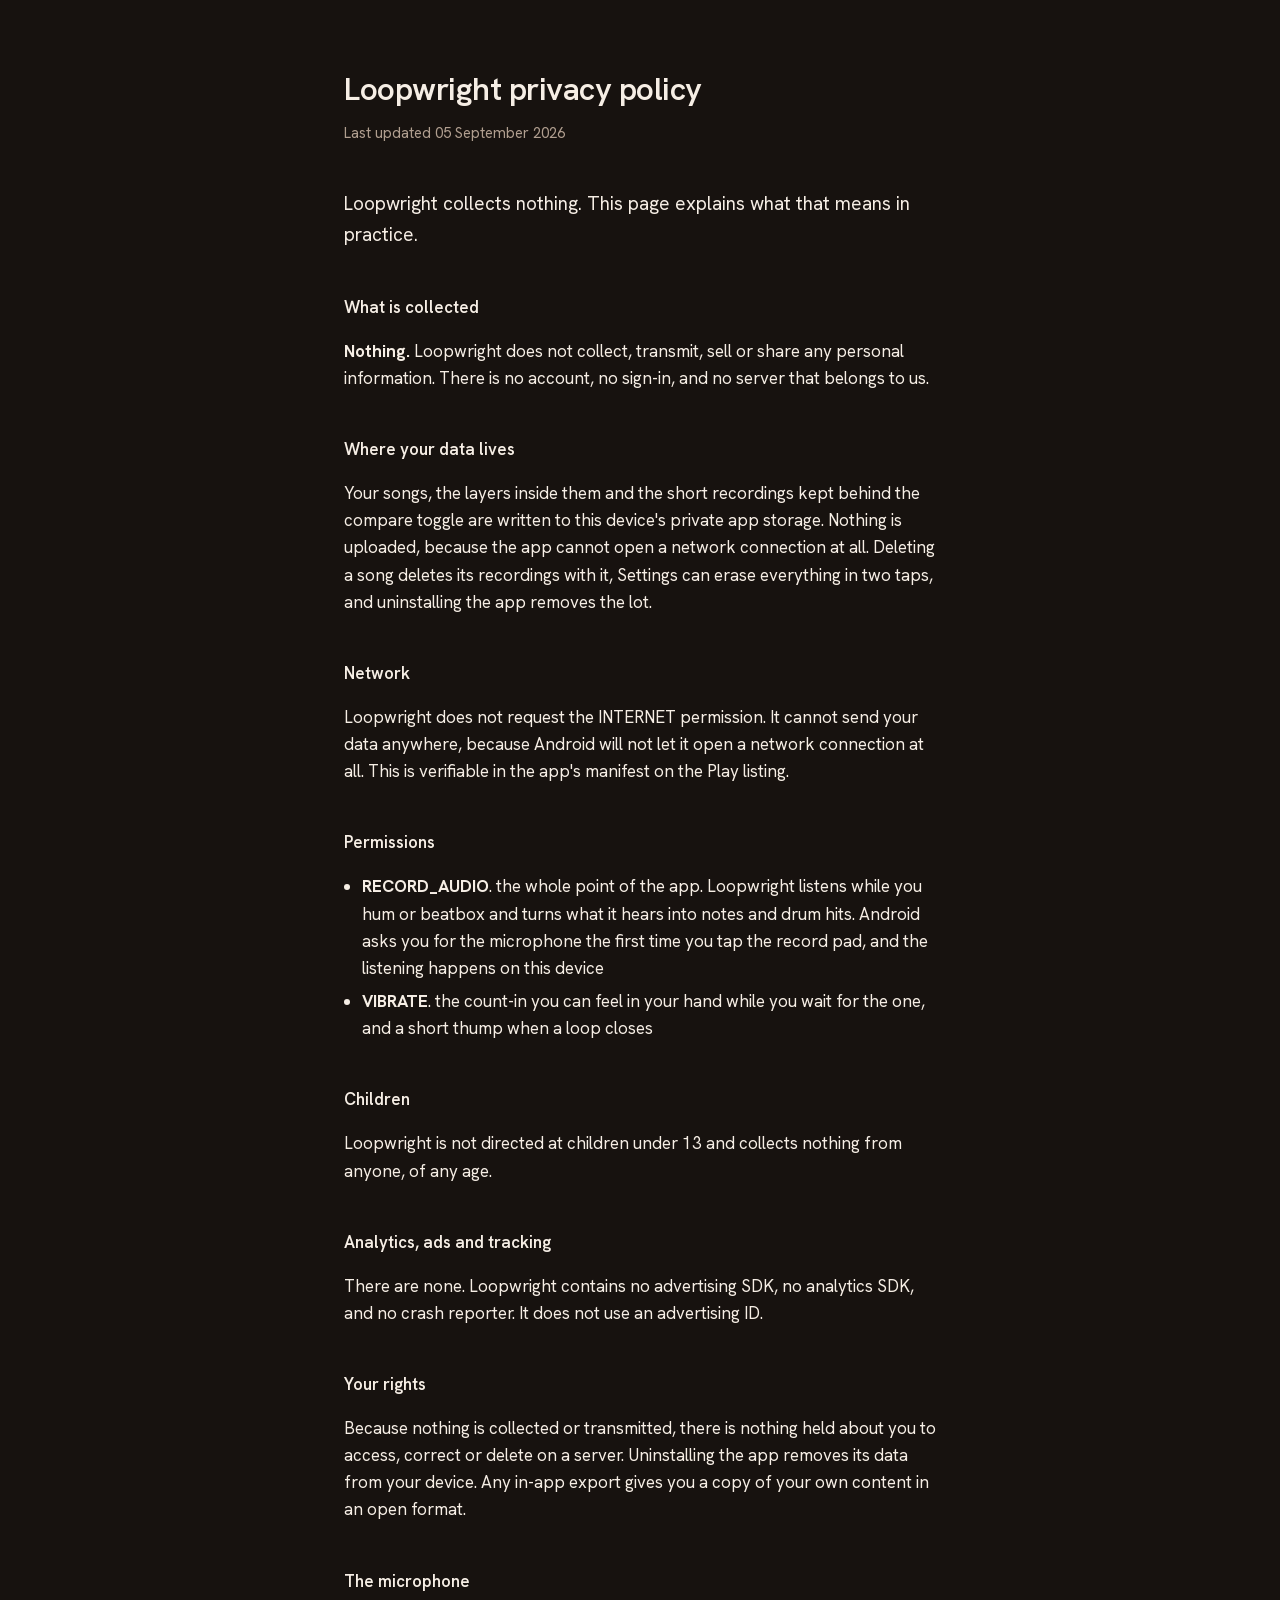
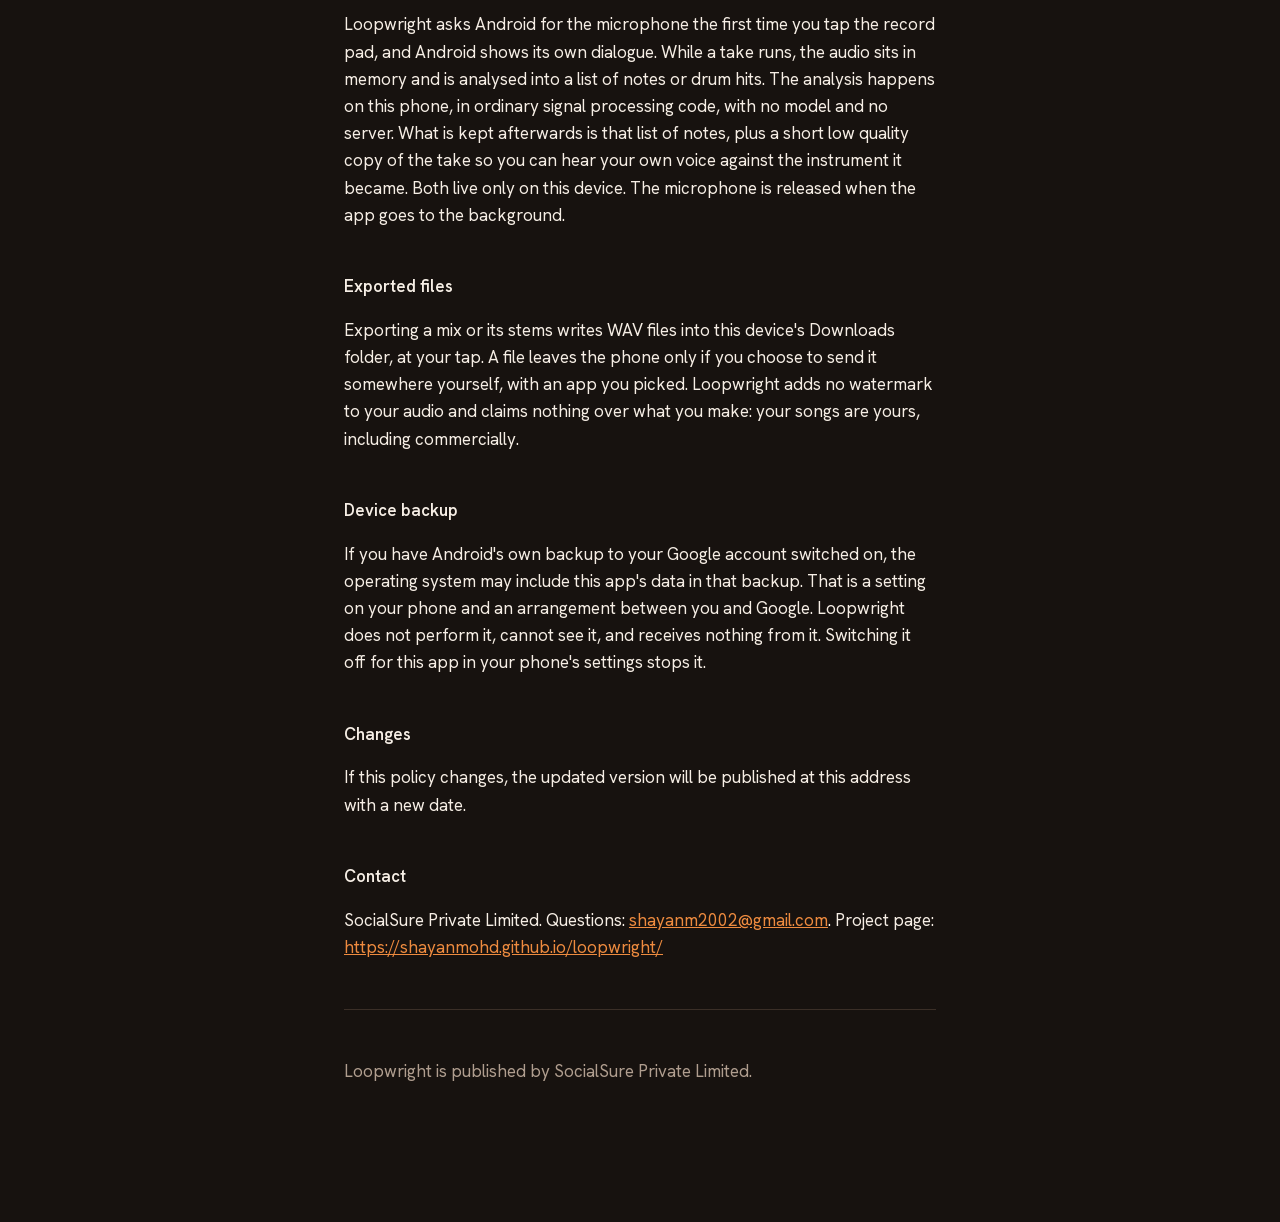
<file: docs/privacy-policy.html>
<!doctype html>
<html lang="en">
<head>
<meta charset="utf-8">
<meta name="viewport" content="width=device-width, initial-scale=1">
<title>Loopwright privacy policy</title>
<link rel="icon" href="shots/icon.png">
<link rel="stylesheet" href="fonts/fonts.css">
<style>
  :root { color-scheme: light dark; --bg:#17120F; --fg:#F6EEE5; --muted:#B09E8F; --hair:#3B2F27; --accent:#EE8B3F; }
  @media (prefers-color-scheme: dark) {
    :root { --bg:#17120F; --fg:#F6EEE5; --muted:#B09E8F; --hair:#3B2F27; --accent:#EE8B3F; }
  }
  * { box-sizing: border-box; }
  body { margin: 0 auto; padding: 64px 24px 120px; max-width: 40rem;
    font-family: 'Hanken Grotesk', system-ui, -apple-system, sans-serif; font-size: 17px; line-height: 1.6;
    background: var(--bg); color: var(--fg); }
  h1 { font-size: 2rem; letter-spacing: -0.015em; margin: 0 0 6px; font-weight: 600; }
  h2 { font-size: 1.05rem; margin: 44px 0 8px; font-weight: 600; }
  .meta { color: var(--muted); margin: 0 0 44px; font-size: 15px; }
  p, li { color: var(--fg); }
  .muted { color: var(--muted); }
  ul { padding-left: 1.1rem; }
  li { margin-bottom: 6px; }
  a { color: var(--accent); }
  hr { border: 0; border-top: 1px solid var(--hair); margin: 48px 0; }
  .lead { font-size: 19px; }
</style>
</head>
<body>
<h1>Loopwright privacy policy</h1>
<p class="meta">Last updated 05 September 2026</p>

<p class="lead">Loopwright collects nothing. This page explains what that means in practice.</p>

<h2>What is collected</h2>
<p><b>Nothing.</b> Loopwright does not collect, transmit, sell or share any personal information. There is no account, no sign-in, and no server that belongs to us.</p>

<h2>Where your data lives</h2>
<p>Your songs, the layers inside them and the short recordings kept behind the compare toggle are written to this device&#x27;s private app storage. Nothing is uploaded, because the app cannot open a network connection at all. Deleting a song deletes its recordings with it, Settings can erase everything in two taps, and uninstalling the app removes the lot.</p>

<h2>Network</h2>
<p>Loopwright does not request the INTERNET permission. It cannot send your data anywhere, because Android will not let it open a network connection at all. This is verifiable in the app's manifest on the Play listing.</p>

<h2>Permissions</h2>
<ul><li><b>RECORD_AUDIO</b>. the whole point of the app. Loopwright listens while you hum or beatbox and turns what it hears into notes and drum hits. Android asks you for the microphone the first time you tap the record pad, and the listening happens on this device</li><li><b>VIBRATE</b>. the count-in you can feel in your hand while you wait for the one, and a short thump when a loop closes</li></ul>

<h2>Children</h2>
<p>Loopwright is not directed at children under 13 and collects nothing from anyone, of any age.</p>

<h2>Analytics, ads and tracking</h2>
<p>There are none. Loopwright contains no advertising SDK, no analytics SDK, and no crash reporter.
It does not use an advertising ID.</p>

<h2>Your rights</h2>
<p>Because nothing is collected or transmitted, there is nothing held about you to access, correct or
delete on a server. Uninstalling the app removes its data from your device. Any in-app export gives
you a copy of your own content in an open format.</p>
<h2>The microphone</h2><p>Loopwright asks Android for the microphone the first time you tap the record pad, and Android shows its own dialogue. While a take runs, the audio sits in memory and is analysed into a list of notes or drum hits. The analysis happens on this phone, in ordinary signal processing code, with no model and no server. What is kept afterwards is that list of notes, plus a short low quality copy of the take so you can hear your own voice against the instrument it became. Both live only on this device. The microphone is released when the app goes to the background.</p><h2>Exported files</h2><p>Exporting a mix or its stems writes WAV files into this device&#x27;s Downloads folder, at your tap. A file leaves the phone only if you choose to send it somewhere yourself, with an app you picked. Loopwright adds no watermark to your audio and claims nothing over what you make: your songs are yours, including commercially.</p><h2>Device backup</h2><p>If you have Android&#x27;s own backup to your Google account switched on, the operating system may include this app&#x27;s data in that backup. That is a setting on your phone and an arrangement between you and Google. Loopwright does not perform it, cannot see it, and receives nothing from it. Switching it off for this app in your phone&#x27;s settings stops it.</p>
<h2>Changes</h2>
<p>If this policy changes, the updated version will be published at this address with a new date.</p>

<h2>Contact</h2>
<p>SocialSure Private Limited. Questions: <a href="mailto:shayanm2002@gmail.com">shayanm2002@gmail.com</a>. Project page: <a href="https://shayanmohd.github.io/loopwright/">https://shayanmohd.github.io/loopwright/</a></p>

<hr>
<p class="muted">Loopwright is published by SocialSure Private Limited.</p>
</body>
</html>
</file>
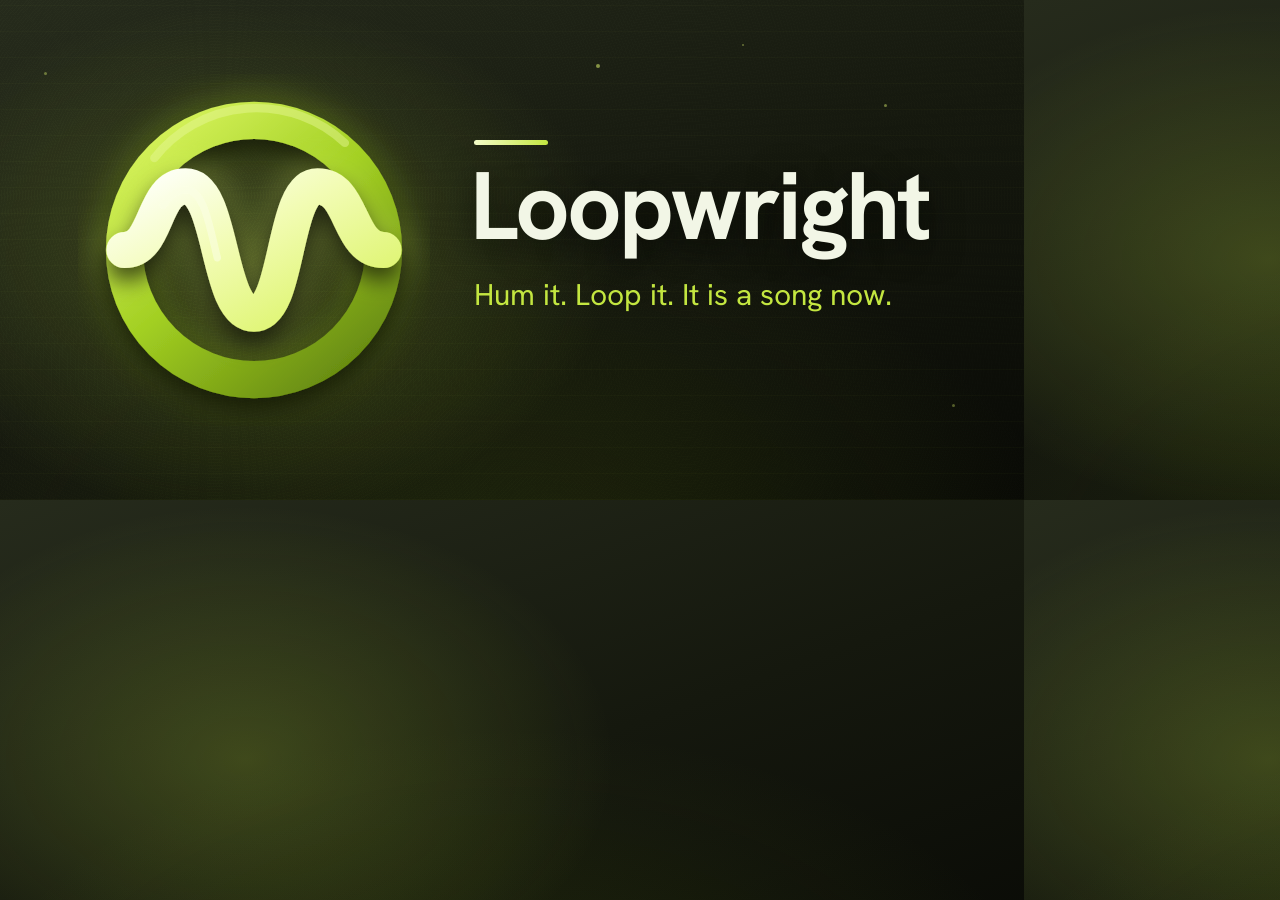
<file: store/feature.html>
<!doctype html>
<html lang="en">
<head>
<meta charset="utf-8">
<style>
  @font-face { font-family: "Display"; src: url("display.ttf"); }
  html, body { margin: 0; width: 1024px; height: 500px; overflow: hidden; }
  body {
    position: relative; color: #F2F6E6; font-family: "Display", Georgia, serif;
    background:
      radial-gradient(58% 82% at 24% 52%, rgba(195, 230, 64, 0.22), rgba(195, 230, 64, 0) 62%),
      radial-gradient(90% 120% at 50% 120%, rgba(126, 160, 25, 0.16), rgba(0, 0, 0, 0) 62%),
      linear-gradient(160deg, #262B1C 0%, #15180E 52%, #080905 100%);
  }
  /* the same tape lines the icon carries, at feature-graphic scale */
  .tape { position: absolute; inset: 0; opacity: 0.5;
    background-image: repeating-linear-gradient(0deg, rgba(195,230,64,.045) 0 1px, rgba(0,0,0,0) 1px 26px); }
  .grain { position: absolute; inset: 0; opacity: 0.08; mix-blend-mode: overlay;
    background-image: repeating-radial-gradient(circle at 21% 39%, rgba(255,255,255,0.9) 0 0.6px, transparent 0.6px 3px),
                      repeating-radial-gradient(circle at 67% 74%, rgba(255,255,255,0.7) 0 0.5px, transparent 0.5px 2.7px); }
  .speck { position: absolute; border-radius: 50%; background: #DDF36E; }
  svg.mark { position: absolute; left: 78px; top: 74px; width: 352px; height: 352px; }
  .copy { position: absolute; left: 470px; top: 158px; width: 520px; }
  h1 { margin: 0; font-size: 96px; line-height: 1; letter-spacing: -0.03em; font-weight: 700;
       text-shadow: 0 8px 34px rgba(5, 7, 3, 0.6); }
  p { margin: 22px 0 0 4px; font-size: 30px; line-height: 1.25; color: #C3E640; max-width: 480px; }
  .rule { position: absolute; left: 474px; top: 140px; width: 74px; height: 5px; border-radius: 3px;
          background: linear-gradient(90deg, #F4FCC8, #C3E640); }
</style>
</head>
<body>
  <div class="tape"></div>
  <div class="grain"></div>
  <div class="speck" style="left:596px;top:64px;width:4px;height:4px;opacity:.55"></div>
  <div class="speck" style="left:884px;top:104px;width:3px;height:3px;opacity:.45"></div>
  <div class="speck" style="left:742px;top:44px;width:2px;height:2px;opacity:.4"></div>
  <div class="speck" style="left:952px;top:404px;width:3px;height:3px;opacity:.35"></div>
  <div class="speck" style="left:44px;top:72px;width:3px;height:3px;opacity:.4"></div>

  <svg class="mark" viewBox="18 18 72 72" aria-hidden="true">
    <defs>
      <linearGradient id="ringg" x1="0.1" y1="0" x2="0.9" y2="1">
        <stop offset="0" stop-color="#D8F45E"/><stop offset="0.48" stop-color="#A2CF22"/><stop offset="1" stop-color="#63860F"/>
      </linearGradient>
      <linearGradient id="waveg" x1="0" y1="0.1" x2="0.92" y2="0.95">
        <stop offset="0" stop-color="#FDFFF2"/><stop offset="0.42" stop-color="#F2FCB4"/><stop offset="1" stop-color="#DCF469"/>
      </linearGradient>
      <filter id="drop" filterUnits="userSpaceOnUse" x="0" y="0" width="108" height="108">
        <feGaussianBlur in="SourceAlpha" stdDeviation="2.3"/><feOffset dy="2.6" result="o"/>
        <feFlood flood-color="#050703" flood-opacity="0.66"/><feComposite in2="o" operator="in"/>
        <feMerge><feMergeNode/><feMergeNode in="SourceGraphic"/></feMerge>
      </filter>
      <filter id="halo" filterUnits="userSpaceOnUse" x="0" y="0" width="108" height="108"><feGaussianBlur stdDeviation="3.4"/></filter>
    </defs>
    <circle cx="54" cy="54" r="26.5" fill="none" stroke="#9CC81E" stroke-width="9.6" opacity="0.34" filter="url(#halo)"/>
    <circle cx="54" cy="54" r="26.5" fill="none" stroke="url(#ringg)" stroke-width="7.6" filter="url(#drop)"/>
    <path d="M33.6 35.2 A26.5 26.5 0 0 1 72.6 32.1" fill="none" stroke="#E6F79A" stroke-width="1.7" stroke-linecap="round" opacity="0.45"/>
    <path d="M27.5 54 C34.4 54 33.1 41 40 41 C47.7 41 46.3 67 54 67 C61.2 67 59.8 41 67 41 C74.4 41 73.1 54 80.5 54"
          fill="none" stroke="#DCF469" stroke-width="9.8" stroke-linecap="round" opacity="0.30" filter="url(#halo)"/>
    <path d="M27.5 54 C34.4 54 33.1 41 40 41 C47.7 41 46.3 67 54 67 C61.2 67 59.8 41 67 41 C74.4 41 73.1 54 80.5 54"
          fill="none" stroke="url(#waveg)" stroke-width="7.4" stroke-linecap="round" stroke-linejoin="round" filter="url(#drop)"/>
    <path d="M35.4 44.9 C36.9 42.5 38.3 41.7 40 41.7 C43.7 41.7 44.7 48.2 46.5 55.6"
          fill="none" stroke="#FBFFE6" stroke-width="1.5" stroke-linecap="round" opacity="0.55"/>
  </svg>

  <div class="rule"></div>
  <div class="copy">
    <h1>Loopwright</h1>
    <p>Hum it. Loop it. It is a song now.</p>
  </div>
</body>
</html>
</file>
<file: docs/fonts/fonts.css>
/* cyrillic-ext */
@font-face {
  font-family: 'Hanken Grotesk';
  font-style: normal;
  font-weight: 400;
  font-display: swap;
  src: url(ieVn2YZDLWuGJpnzaiwFXS9tYtpQ59CxCis4UvI.woff2) format('woff2');
  unicode-range: U+0460-052F, U+1C80-1C8A, U+20B4, U+2DE0-2DFF, U+A640-A69F, U+FE2E-FE2F;
}
/* vietnamese */
@font-face {
  font-family: 'Hanken Grotesk';
  font-style: normal;
  font-weight: 400;
  font-display: swap;
  src: url(ieVn2YZDLWuGJpnzaiwFXS9tYtpS59CxCis4UvI.woff2) format('woff2');
  unicode-range: U+0102-0103, U+0110-0111, U+0128-0129, U+0168-0169, U+01A0-01A1, U+01AF-01B0, U+0300-0301, U+0303-0304, U+0308-0309, U+0323, U+0329, U+1EA0-1EF9, U+20AB;
}
/* latin-ext */
@font-face {
  font-family: 'Hanken Grotesk';
  font-style: normal;
  font-weight: 400;
  font-display: swap;
  src: url(ieVn2YZDLWuGJpnzaiwFXS9tYtpT59CxCis4UvI.woff2) format('woff2');
  unicode-range: U+0100-02BA, U+02BD-02C5, U+02C7-02CC, U+02CE-02D7, U+02DD-02FF, U+0304, U+0308, U+0329, U+1D00-1DBF, U+1E00-1E9F, U+1EF2-1EFF, U+2020, U+20A0-20AB, U+20AD-20C0, U+2113, U+2C60-2C7F, U+A720-A7FF;
}
/* latin */
@font-face {
  font-family: 'Hanken Grotesk';
  font-style: normal;
  font-weight: 400;
  font-display: swap;
  src: url(ieVn2YZDLWuGJpnzaiwFXS9tYtpd59CxCis4.woff2) format('woff2');
  unicode-range: U+0000-00FF, U+0131, U+0152-0153, U+02BB-02BC, U+02C6, U+02DA, U+02DC, U+0304, U+0308, U+0329, U+2000-206F, U+20AC, U+2122, U+2191, U+2193, U+2212, U+2215, U+FEFF, U+FFFD;
}
/* cyrillic-ext */
@font-face {
  font-family: 'Hanken Grotesk';
  font-style: normal;
  font-weight: 500;
  font-display: swap;
  src: url(ieVn2YZDLWuGJpnzaiwFXS9tYtpQ59CxCis4UvI.woff2) format('woff2');
  unicode-range: U+0460-052F, U+1C80-1C8A, U+20B4, U+2DE0-2DFF, U+A640-A69F, U+FE2E-FE2F;
}
/* vietnamese */
@font-face {
  font-family: 'Hanken Grotesk';
  font-style: normal;
  font-weight: 500;
  font-display: swap;
  src: url(ieVn2YZDLWuGJpnzaiwFXS9tYtpS59CxCis4UvI.woff2) format('woff2');
  unicode-range: U+0102-0103, U+0110-0111, U+0128-0129, U+0168-0169, U+01A0-01A1, U+01AF-01B0, U+0300-0301, U+0303-0304, U+0308-0309, U+0323, U+0329, U+1EA0-1EF9, U+20AB;
}
/* latin-ext */
@font-face {
  font-family: 'Hanken Grotesk';
  font-style: normal;
  font-weight: 500;
  font-display: swap;
  src: url(ieVn2YZDLWuGJpnzaiwFXS9tYtpT59CxCis4UvI.woff2) format('woff2');
  unicode-range: U+0100-02BA, U+02BD-02C5, U+02C7-02CC, U+02CE-02D7, U+02DD-02FF, U+0304, U+0308, U+0329, U+1D00-1DBF, U+1E00-1E9F, U+1EF2-1EFF, U+2020, U+20A0-20AB, U+20AD-20C0, U+2113, U+2C60-2C7F, U+A720-A7FF;
}
/* latin */
@font-face {
  font-family: 'Hanken Grotesk';
  font-style: normal;
  font-weight: 500;
  font-display: swap;
  src: url(ieVn2YZDLWuGJpnzaiwFXS9tYtpd59CxCis4.woff2) format('woff2');
  unicode-range: U+0000-00FF, U+0131, U+0152-0153, U+02BB-02BC, U+02C6, U+02DA, U+02DC, U+0304, U+0308, U+0329, U+2000-206F, U+20AC, U+2122, U+2191, U+2193, U+2212, U+2215, U+FEFF, U+FFFD;
}
/* cyrillic-ext */
@font-face {
  font-family: 'Hanken Grotesk';
  font-style: normal;
  font-weight: 600;
  font-display: swap;
  src: url(ieVn2YZDLWuGJpnzaiwFXS9tYtpQ59CxCis4UvI.woff2) format('woff2');
  unicode-range: U+0460-052F, U+1C80-1C8A, U+20B4, U+2DE0-2DFF, U+A640-A69F, U+FE2E-FE2F;
}
/* vietnamese */
@font-face {
  font-family: 'Hanken Grotesk';
  font-style: normal;
  font-weight: 600;
  font-display: swap;
  src: url(ieVn2YZDLWuGJpnzaiwFXS9tYtpS59CxCis4UvI.woff2) format('woff2');
  unicode-range: U+0102-0103, U+0110-0111, U+0128-0129, U+0168-0169, U+01A0-01A1, U+01AF-01B0, U+0300-0301, U+0303-0304, U+0308-0309, U+0323, U+0329, U+1EA0-1EF9, U+20AB;
}
/* latin-ext */
@font-face {
  font-family: 'Hanken Grotesk';
  font-style: normal;
  font-weight: 600;
  font-display: swap;
  src: url(ieVn2YZDLWuGJpnzaiwFXS9tYtpT59CxCis4UvI.woff2) format('woff2');
  unicode-range: U+0100-02BA, U+02BD-02C5, U+02C7-02CC, U+02CE-02D7, U+02DD-02FF, U+0304, U+0308, U+0329, U+1D00-1DBF, U+1E00-1E9F, U+1EF2-1EFF, U+2020, U+20A0-20AB, U+20AD-20C0, U+2113, U+2C60-2C7F, U+A720-A7FF;
}
/* latin */
@font-face {
  font-family: 'Hanken Grotesk';
  font-style: normal;
  font-weight: 600;
  font-display: swap;
  src: url(ieVn2YZDLWuGJpnzaiwFXS9tYtpd59CxCis4.woff2) format('woff2');
  unicode-range: U+0000-00FF, U+0131, U+0152-0153, U+02BB-02BC, U+02C6, U+02DA, U+02DC, U+0304, U+0308, U+0329, U+2000-206F, U+20AC, U+2122, U+2191, U+2193, U+2212, U+2215, U+FEFF, U+FFFD;
}
/* cyrillic-ext */
@font-face {
  font-family: 'Hanken Grotesk';
  font-style: normal;
  font-weight: 700;
  font-display: swap;
  src: url(ieVn2YZDLWuGJpnzaiwFXS9tYtpQ59CxCis4UvI.woff2) format('woff2');
  unicode-range: U+0460-052F, U+1C80-1C8A, U+20B4, U+2DE0-2DFF, U+A640-A69F, U+FE2E-FE2F;
}
/* vietnamese */
@font-face {
  font-family: 'Hanken Grotesk';
  font-style: normal;
  font-weight: 700;
  font-display: swap;
  src: url(ieVn2YZDLWuGJpnzaiwFXS9tYtpS59CxCis4UvI.woff2) format('woff2');
  unicode-range: U+0102-0103, U+0110-0111, U+0128-0129, U+0168-0169, U+01A0-01A1, U+01AF-01B0, U+0300-0301, U+0303-0304, U+0308-0309, U+0323, U+0329, U+1EA0-1EF9, U+20AB;
}
/* latin-ext */
@font-face {
  font-family: 'Hanken Grotesk';
  font-style: normal;
  font-weight: 700;
  font-display: swap;
  src: url(ieVn2YZDLWuGJpnzaiwFXS9tYtpT59CxCis4UvI.woff2) format('woff2');
  unicode-range: U+0100-02BA, U+02BD-02C5, U+02C7-02CC, U+02CE-02D7, U+02DD-02FF, U+0304, U+0308, U+0329, U+1D00-1DBF, U+1E00-1E9F, U+1EF2-1EFF, U+2020, U+20A0-20AB, U+20AD-20C0, U+2113, U+2C60-2C7F, U+A720-A7FF;
}
/* latin */
@font-face {
  font-family: 'Hanken Grotesk';
  font-style: normal;
  font-weight: 700;
  font-display: swap;
  src: url(ieVn2YZDLWuGJpnzaiwFXS9tYtpd59CxCis4.woff2) format('woff2');
  unicode-range: U+0000-00FF, U+0131, U+0152-0153, U+02BB-02BC, U+02C6, U+02DA, U+02DC, U+0304, U+0308, U+0329, U+2000-206F, U+20AC, U+2122, U+2191, U+2193, U+2212, U+2215, U+FEFF, U+FFFD;
}
/* vietnamese */
@font-face {
  font-family: 'Space Grotesk';
  font-style: normal;
  font-weight: 500;
  font-display: swap;
  src: url(V8mDoQDjQSkFtoMM3T6r8E7mPb54C_k3HqUtEw.woff2) format('woff2');
  unicode-range: U+0102-0103, U+0110-0111, U+0128-0129, U+0168-0169, U+01A0-01A1, U+01AF-01B0, U+0300-0301, U+0303-0304, U+0308-0309, U+0323, U+0329, U+1EA0-1EF9, U+20AB;
}
/* latin-ext */
@font-face {
  font-family: 'Space Grotesk';
  font-style: normal;
  font-weight: 500;
  font-display: swap;
  src: url(V8mDoQDjQSkFtoMM3T6r8E7mPb94C_k3HqUtEw.woff2) format('woff2');
  unicode-range: U+0100-02BA, U+02BD-02C5, U+02C7-02CC, U+02CE-02D7, U+02DD-02FF, U+0304, U+0308, U+0329, U+1D00-1DBF, U+1E00-1E9F, U+1EF2-1EFF, U+2020, U+20A0-20AB, U+20AD-20C0, U+2113, U+2C60-2C7F, U+A720-A7FF;
}
/* latin */
@font-face {
  font-family: 'Space Grotesk';
  font-style: normal;
  font-weight: 500;
  font-display: swap;
  src: url(V8mDoQDjQSkFtoMM3T6r8E7mPbF4C_k3HqU.woff2) format('woff2');
  unicode-range: U+0000-00FF, U+0131, U+0152-0153, U+02BB-02BC, U+02C6, U+02DA, U+02DC, U+0304, U+0308, U+0329, U+2000-206F, U+20AC, U+2122, U+2191, U+2193, U+2212, U+2215, U+FEFF, U+FFFD;
}
/* vietnamese */
@font-face {
  font-family: 'Space Grotesk';
  font-style: normal;
  font-weight: 700;
  font-display: swap;
  src: url(V8mDoQDjQSkFtoMM3T6r8E7mPb54C_k3HqUtEw.woff2) format('woff2');
  unicode-range: U+0102-0103, U+0110-0111, U+0128-0129, U+0168-0169, U+01A0-01A1, U+01AF-01B0, U+0300-0301, U+0303-0304, U+0308-0309, U+0323, U+0329, U+1EA0-1EF9, U+20AB;
}
/* latin-ext */
@font-face {
  font-family: 'Space Grotesk';
  font-style: normal;
  font-weight: 700;
  font-display: swap;
  src: url(V8mDoQDjQSkFtoMM3T6r8E7mPb94C_k3HqUtEw.woff2) format('woff2');
  unicode-range: U+0100-02BA, U+02BD-02C5, U+02C7-02CC, U+02CE-02D7, U+02DD-02FF, U+0304, U+0308, U+0329, U+1D00-1DBF, U+1E00-1E9F, U+1EF2-1EFF, U+2020, U+20A0-20AB, U+20AD-20C0, U+2113, U+2C60-2C7F, U+A720-A7FF;
}
/* latin */
@font-face {
  font-family: 'Space Grotesk';
  font-style: normal;
  font-weight: 700;
  font-display: swap;
  src: url(V8mDoQDjQSkFtoMM3T6r8E7mPbF4C_k3HqU.woff2) format('woff2');
  unicode-range: U+0000-00FF, U+0131, U+0152-0153, U+02BB-02BC, U+02C6, U+02DA, U+02DC, U+0304, U+0308, U+0329, U+2000-206F, U+20AC, U+2122, U+2191, U+2193, U+2212, U+2215, U+FEFF, U+FFFD;
}
</file>
<file: web/fonts/fonts.css>
/* cyrillic-ext */
@font-face {
  font-family: 'Hanken Grotesk';
  font-style: normal;
  font-weight: 400;
  font-display: swap;
  src: url(ieVn2YZDLWuGJpnzaiwFXS9tYtpQ59CxCis4UvI.woff2) format('woff2');
  unicode-range: U+0460-052F, U+1C80-1C8A, U+20B4, U+2DE0-2DFF, U+A640-A69F, U+FE2E-FE2F;
}
/* vietnamese */
@font-face {
  font-family: 'Hanken Grotesk';
  font-style: normal;
  font-weight: 400;
  font-display: swap;
  src: url(ieVn2YZDLWuGJpnzaiwFXS9tYtpS59CxCis4UvI.woff2) format('woff2');
  unicode-range: U+0102-0103, U+0110-0111, U+0128-0129, U+0168-0169, U+01A0-01A1, U+01AF-01B0, U+0300-0301, U+0303-0304, U+0308-0309, U+0323, U+0329, U+1EA0-1EF9, U+20AB;
}
/* latin-ext */
@font-face {
  font-family: 'Hanken Grotesk';
  font-style: normal;
  font-weight: 400;
  font-display: swap;
  src: url(ieVn2YZDLWuGJpnzaiwFXS9tYtpT59CxCis4UvI.woff2) format('woff2');
  unicode-range: U+0100-02BA, U+02BD-02C5, U+02C7-02CC, U+02CE-02D7, U+02DD-02FF, U+0304, U+0308, U+0329, U+1D00-1DBF, U+1E00-1E9F, U+1EF2-1EFF, U+2020, U+20A0-20AB, U+20AD-20C0, U+2113, U+2C60-2C7F, U+A720-A7FF;
}
/* latin */
@font-face {
  font-family: 'Hanken Grotesk';
  font-style: normal;
  font-weight: 400;
  font-display: swap;
  src: url(ieVn2YZDLWuGJpnzaiwFXS9tYtpd59CxCis4.woff2) format('woff2');
  unicode-range: U+0000-00FF, U+0131, U+0152-0153, U+02BB-02BC, U+02C6, U+02DA, U+02DC, U+0304, U+0308, U+0329, U+2000-206F, U+20AC, U+2122, U+2191, U+2193, U+2212, U+2215, U+FEFF, U+FFFD;
}
/* cyrillic-ext */
@font-face {
  font-family: 'Hanken Grotesk';
  font-style: normal;
  font-weight: 500;
  font-display: swap;
  src: url(ieVn2YZDLWuGJpnzaiwFXS9tYtpQ59CxCis4UvI.woff2) format('woff2');
  unicode-range: U+0460-052F, U+1C80-1C8A, U+20B4, U+2DE0-2DFF, U+A640-A69F, U+FE2E-FE2F;
}
/* vietnamese */
@font-face {
  font-family: 'Hanken Grotesk';
  font-style: normal;
  font-weight: 500;
  font-display: swap;
  src: url(ieVn2YZDLWuGJpnzaiwFXS9tYtpS59CxCis4UvI.woff2) format('woff2');
  unicode-range: U+0102-0103, U+0110-0111, U+0128-0129, U+0168-0169, U+01A0-01A1, U+01AF-01B0, U+0300-0301, U+0303-0304, U+0308-0309, U+0323, U+0329, U+1EA0-1EF9, U+20AB;
}
/* latin-ext */
@font-face {
  font-family: 'Hanken Grotesk';
  font-style: normal;
  font-weight: 500;
  font-display: swap;
  src: url(ieVn2YZDLWuGJpnzaiwFXS9tYtpT59CxCis4UvI.woff2) format('woff2');
  unicode-range: U+0100-02BA, U+02BD-02C5, U+02C7-02CC, U+02CE-02D7, U+02DD-02FF, U+0304, U+0308, U+0329, U+1D00-1DBF, U+1E00-1E9F, U+1EF2-1EFF, U+2020, U+20A0-20AB, U+20AD-20C0, U+2113, U+2C60-2C7F, U+A720-A7FF;
}
/* latin */
@font-face {
  font-family: 'Hanken Grotesk';
  font-style: normal;
  font-weight: 500;
  font-display: swap;
  src: url(ieVn2YZDLWuGJpnzaiwFXS9tYtpd59CxCis4.woff2) format('woff2');
  unicode-range: U+0000-00FF, U+0131, U+0152-0153, U+02BB-02BC, U+02C6, U+02DA, U+02DC, U+0304, U+0308, U+0329, U+2000-206F, U+20AC, U+2122, U+2191, U+2193, U+2212, U+2215, U+FEFF, U+FFFD;
}
/* cyrillic-ext */
@font-face {
  font-family: 'Hanken Grotesk';
  font-style: normal;
  font-weight: 600;
  font-display: swap;
  src: url(ieVn2YZDLWuGJpnzaiwFXS9tYtpQ59CxCis4UvI.woff2) format('woff2');
  unicode-range: U+0460-052F, U+1C80-1C8A, U+20B4, U+2DE0-2DFF, U+A640-A69F, U+FE2E-FE2F;
}
/* vietnamese */
@font-face {
  font-family: 'Hanken Grotesk';
  font-style: normal;
  font-weight: 600;
  font-display: swap;
  src: url(ieVn2YZDLWuGJpnzaiwFXS9tYtpS59CxCis4UvI.woff2) format('woff2');
  unicode-range: U+0102-0103, U+0110-0111, U+0128-0129, U+0168-0169, U+01A0-01A1, U+01AF-01B0, U+0300-0301, U+0303-0304, U+0308-0309, U+0323, U+0329, U+1EA0-1EF9, U+20AB;
}
/* latin-ext */
@font-face {
  font-family: 'Hanken Grotesk';
  font-style: normal;
  font-weight: 600;
  font-display: swap;
  src: url(ieVn2YZDLWuGJpnzaiwFXS9tYtpT59CxCis4UvI.woff2) format('woff2');
  unicode-range: U+0100-02BA, U+02BD-02C5, U+02C7-02CC, U+02CE-02D7, U+02DD-02FF, U+0304, U+0308, U+0329, U+1D00-1DBF, U+1E00-1E9F, U+1EF2-1EFF, U+2020, U+20A0-20AB, U+20AD-20C0, U+2113, U+2C60-2C7F, U+A720-A7FF;
}
/* latin */
@font-face {
  font-family: 'Hanken Grotesk';
  font-style: normal;
  font-weight: 600;
  font-display: swap;
  src: url(ieVn2YZDLWuGJpnzaiwFXS9tYtpd59CxCis4.woff2) format('woff2');
  unicode-range: U+0000-00FF, U+0131, U+0152-0153, U+02BB-02BC, U+02C6, U+02DA, U+02DC, U+0304, U+0308, U+0329, U+2000-206F, U+20AC, U+2122, U+2191, U+2193, U+2212, U+2215, U+FEFF, U+FFFD;
}
/* cyrillic-ext */
@font-face {
  font-family: 'Hanken Grotesk';
  font-style: normal;
  font-weight: 700;
  font-display: swap;
  src: url(ieVn2YZDLWuGJpnzaiwFXS9tYtpQ59CxCis4UvI.woff2) format('woff2');
  unicode-range: U+0460-052F, U+1C80-1C8A, U+20B4, U+2DE0-2DFF, U+A640-A69F, U+FE2E-FE2F;
}
/* vietnamese */
@font-face {
  font-family: 'Hanken Grotesk';
  font-style: normal;
  font-weight: 700;
  font-display: swap;
  src: url(ieVn2YZDLWuGJpnzaiwFXS9tYtpS59CxCis4UvI.woff2) format('woff2');
  unicode-range: U+0102-0103, U+0110-0111, U+0128-0129, U+0168-0169, U+01A0-01A1, U+01AF-01B0, U+0300-0301, U+0303-0304, U+0308-0309, U+0323, U+0329, U+1EA0-1EF9, U+20AB;
}
/* latin-ext */
@font-face {
  font-family: 'Hanken Grotesk';
  font-style: normal;
  font-weight: 700;
  font-display: swap;
  src: url(ieVn2YZDLWuGJpnzaiwFXS9tYtpT59CxCis4UvI.woff2) format('woff2');
  unicode-range: U+0100-02BA, U+02BD-02C5, U+02C7-02CC, U+02CE-02D7, U+02DD-02FF, U+0304, U+0308, U+0329, U+1D00-1DBF, U+1E00-1E9F, U+1EF2-1EFF, U+2020, U+20A0-20AB, U+20AD-20C0, U+2113, U+2C60-2C7F, U+A720-A7FF;
}
/* latin */
@font-face {
  font-family: 'Hanken Grotesk';
  font-style: normal;
  font-weight: 700;
  font-display: swap;
  src: url(ieVn2YZDLWuGJpnzaiwFXS9tYtpd59CxCis4.woff2) format('woff2');
  unicode-range: U+0000-00FF, U+0131, U+0152-0153, U+02BB-02BC, U+02C6, U+02DA, U+02DC, U+0304, U+0308, U+0329, U+2000-206F, U+20AC, U+2122, U+2191, U+2193, U+2212, U+2215, U+FEFF, U+FFFD;
}
/* vietnamese */
@font-face {
  font-family: 'Space Grotesk';
  font-style: normal;
  font-weight: 500;
  font-display: swap;
  src: url(V8mDoQDjQSkFtoMM3T6r8E7mPb54C_k3HqUtEw.woff2) format('woff2');
  unicode-range: U+0102-0103, U+0110-0111, U+0128-0129, U+0168-0169, U+01A0-01A1, U+01AF-01B0, U+0300-0301, U+0303-0304, U+0308-0309, U+0323, U+0329, U+1EA0-1EF9, U+20AB;
}
/* latin-ext */
@font-face {
  font-family: 'Space Grotesk';
  font-style: normal;
  font-weight: 500;
  font-display: swap;
  src: url(V8mDoQDjQSkFtoMM3T6r8E7mPb94C_k3HqUtEw.woff2) format('woff2');
  unicode-range: U+0100-02BA, U+02BD-02C5, U+02C7-02CC, U+02CE-02D7, U+02DD-02FF, U+0304, U+0308, U+0329, U+1D00-1DBF, U+1E00-1E9F, U+1EF2-1EFF, U+2020, U+20A0-20AB, U+20AD-20C0, U+2113, U+2C60-2C7F, U+A720-A7FF;
}
/* latin */
@font-face {
  font-family: 'Space Grotesk';
  font-style: normal;
  font-weight: 500;
  font-display: swap;
  src: url(V8mDoQDjQSkFtoMM3T6r8E7mPbF4C_k3HqU.woff2) format('woff2');
  unicode-range: U+0000-00FF, U+0131, U+0152-0153, U+02BB-02BC, U+02C6, U+02DA, U+02DC, U+0304, U+0308, U+0329, U+2000-206F, U+20AC, U+2122, U+2191, U+2193, U+2212, U+2215, U+FEFF, U+FFFD;
}
/* vietnamese */
@font-face {
  font-family: 'Space Grotesk';
  font-style: normal;
  font-weight: 700;
  font-display: swap;
  src: url(V8mDoQDjQSkFtoMM3T6r8E7mPb54C_k3HqUtEw.woff2) format('woff2');
  unicode-range: U+0102-0103, U+0110-0111, U+0128-0129, U+0168-0169, U+01A0-01A1, U+01AF-01B0, U+0300-0301, U+0303-0304, U+0308-0309, U+0323, U+0329, U+1EA0-1EF9, U+20AB;
}
/* latin-ext */
@font-face {
  font-family: 'Space Grotesk';
  font-style: normal;
  font-weight: 700;
  font-display: swap;
  src: url(V8mDoQDjQSkFtoMM3T6r8E7mPb94C_k3HqUtEw.woff2) format('woff2');
  unicode-range: U+0100-02BA, U+02BD-02C5, U+02C7-02CC, U+02CE-02D7, U+02DD-02FF, U+0304, U+0308, U+0329, U+1D00-1DBF, U+1E00-1E9F, U+1EF2-1EFF, U+2020, U+20A0-20AB, U+20AD-20C0, U+2113, U+2C60-2C7F, U+A720-A7FF;
}
/* latin */
@font-face {
  font-family: 'Space Grotesk';
  font-style: normal;
  font-weight: 700;
  font-display: swap;
  src: url(V8mDoQDjQSkFtoMM3T6r8E7mPbF4C_k3HqU.woff2) format('woff2');
  unicode-range: U+0000-00FF, U+0131, U+0152-0153, U+02BB-02BC, U+02C6, U+02DA, U+02DC, U+0304, U+0308, U+0329, U+2000-206F, U+20AC, U+2122, U+2191, U+2193, U+2212, U+2215, U+FEFF, U+FFFD;
}
</file>
<file: web/css/style.css>
/* Loopwright. A dark stage with one lamp on it: deep charcoal that leans green,
   a single chartreuse accent, and one shape repeated everywhere. That shape is
   the launcher icon: a waveform bent until its ends meet. It is the loop ring on
   the pad, the thumbnail in the library, the mark on the first card you see.

   One accent, one radius family, one theme. Motion only where it carries
   meaning, and under reduced motion the shapes stay and the travel stops. */

:root {
  --bg: #12140E;
  --stage: #191C13;
  --surface: #20241A;
  --surface-2: #2A2F20;
  --raise: #333A26;
  --fg: #F2F6E6;
  --muted: #A9B295;
  --dim: #96A180;      /* AA at 4.5 against the lightest surface stop, measured */
  --hair: #333A28;

  --accent: #C3E640;
  --accent-lift: #DEF57C;      /* the same hue, lit; never a second colour */
  --accent-deep: #7EA019;
  --accent-soft: rgba(195, 230, 64, 0.14);
  --accent-line: rgba(195, 230, 64, 0.40);
  --ink: #131807;
  --danger: #E9836F;

  --shadow-lo: 0 2px 8px rgba(6, 9, 3, .5);
  --shadow-mid: 0 10px 26px rgba(6, 9, 3, .55);
  --shadow-hi: 0 20px 48px rgba(6, 9, 3, .62);
  --glow: 0 0 34px rgba(195, 230, 64, .22);

  --r: 16px;
  --r-sm: 11px;
  --pill: 999px;
  --ui: "Hanken Grotesk", -apple-system, "Segoe UI", Roboto, sans-serif;
  --num: "Space Grotesk", "Hanken Grotesk", ui-monospace, monospace;
  --measure: 34rem;
  --topbar: 54px;
  --tabbar: 62px;
}

* { box-sizing: border-box; -webkit-tap-highlight-color: transparent; }
/* a display rule anywhere below would otherwise win against the hidden attribute */
[hidden] { display: none !important; }

html, body {
  margin: 0; height: 100%;
  background: var(--bg);
  color: var(--fg);
  font-family: var(--ui);
  font-size: 16px;
  line-height: 1.5;
  -webkit-font-smoothing: antialiased;
  overscroll-behavior: none;
  user-select: none;
}
/* The stage is a surface, not a void: one lamp above the pad and a faint grain
   so the charcoal has a grain direction to catch it. */
body::before {
  content: ""; position: fixed; inset: 0; z-index: -2; pointer-events: none;
  background:
    radial-gradient(78% 46% at 50% 26%, rgba(195, 230, 64, .10), rgba(195, 230, 64, 0) 62%),
    radial-gradient(120% 70% at 50% 108%, rgba(126, 160, 25, .10), rgba(0, 0, 0, 0) 60%),
    var(--bg);
}
body::after {
  content: ""; position: fixed; inset: 0; z-index: -1; pointer-events: none; opacity: .5;
  background-image:
    repeating-linear-gradient(0deg, rgba(242, 246, 230, .022) 0 1px, rgba(0, 0, 0, 0) 1px 3px),
    repeating-linear-gradient(90deg, rgba(0, 0, 0, .05) 0 1px, rgba(0, 0, 0, 0) 1px 4px);
}

input, textarea, select { user-select: text; font-family: inherit; }
button { font-family: inherit; }
b, strong { font-weight: 700; }
.num, .len, .val, .bigreadout b, .block b, .tb-key .num,
.keygrid button, .stepper b, .block .reps span { font-variant-numeric: tabular-nums; }

:focus-visible {
  outline: 2px solid var(--accent);
  outline-offset: 2px;
  border-radius: 6px;
}

/* ---------------------------------------------------------- chrome */

#topbar {
  position: fixed; top: 0; left: 0; right: 0; z-index: 20;
  height: calc(var(--topbar) + var(--sat, 0px));
  padding: var(--sat, 0px) 14px 0;
  display: flex; align-items: center; justify-content: space-between; gap: 10px;
  background: linear-gradient(180deg, rgba(25, 28, 19, .96), rgba(18, 20, 14, .92));
  backdrop-filter: blur(8px);
  border-bottom: 1px solid var(--hair);
}
#topbar[hidden] { display: none; }

.tb-title {
  display: flex; align-items: center; gap: 9px;
  background: none; border: 0; padding: 8px 6px 8px 0; color: var(--fg);
  font-size: 17px; font-weight: 600; letter-spacing: -0.015em; cursor: pointer;
  max-width: 56%; min-width: 0;
}
.tb-title #tbTitleText { overflow: hidden; text-overflow: ellipsis; white-space: nowrap; }
.tb-title .brandmark { flex: 0 0 auto; width: 24px; height: 24px; }
.tb-title:active { color: var(--accent); }

.tb-key {
  display: flex; align-items: baseline; gap: 6px;
  background: linear-gradient(180deg, var(--surface-2), var(--surface));
  border: 1px solid var(--hair); border-radius: var(--pill);
  padding: 6px 13px; color: var(--muted); font-size: 13px; cursor: pointer;
  box-shadow: var(--shadow-lo), inset 0 1px 0 rgba(242, 246, 230, .05);
}
.tb-key .num { font-family: var(--num); font-weight: 700; font-size: 17px; color: var(--fg); }
.tb-key .unit { font-size: 11px; letter-spacing: .08em; text-transform: uppercase; }
.tb-key .dot { width: 3px; height: 3px; border-radius: 50%; background: var(--dim); align-self: center; }
.tb-key .keyname { color: var(--accent); font-weight: 600; font-size: 13px; }
.tb-key:active { background: var(--raise); }

#stage {
  position: fixed;
  top: calc(var(--topbar) + var(--sat, 0px));
  bottom: calc(var(--tabbar) + var(--sab, 0px));
  left: 0; right: 0;
}
body.bare #stage { top: 0; bottom: 0; }

.view { position: absolute; inset: 0; display: flex; flex-direction: column; }
.view[hidden] { display: none !important; }
.view.enter { animation: viewin .26s cubic-bezier(.2, .7, .3, 1) both; }
@keyframes viewin { from { opacity: 0; transform: translateY(9px); } to { opacity: 1; transform: none; } }
.scroller {
  flex: 1; overflow-y: auto; -webkit-overflow-scrolling: touch;
  padding: 22px 18px 40px; max-width: var(--measure); width: 100%; margin: 0 auto;
}

#tabs {
  position: fixed; bottom: 0; left: 0; right: 0; z-index: 20;
  height: calc(var(--tabbar) + var(--sab, 0px));
  padding-bottom: var(--sab, 0px);
  display: grid; grid-template-columns: repeat(3, 1fr);
  background: linear-gradient(180deg, rgba(25, 28, 19, .94), rgba(18, 20, 14, .99));
  backdrop-filter: blur(8px);
  border-top: 1px solid var(--hair);
}
#tabs[hidden] { display: none; }
.tab {
  background: none; border: 0; color: var(--dim); font-size: 11.5px; font-weight: 600;
  letter-spacing: .03em; cursor: pointer; padding: 0; position: relative;
  display: flex; flex-direction: column; align-items: center; justify-content: center; gap: 3px;
  transition: color .18s ease;
}
.tab svg { width: 21px; height: 21px; fill: none; stroke: currentColor;
  stroke-width: 1.8; stroke-linecap: round; stroke-linejoin: round; }
.tab.is-on { color: var(--accent); }
.tab.is-on::before {
  content: ""; position: absolute; top: 0; left: 50%; transform: translateX(-50%);
  width: 28px; height: 2px; background: var(--accent); border-radius: 0 0 2px 2px;
  box-shadow: 0 0 12px rgba(195, 230, 64, .6);
}
.tab:active { color: var(--accent-lift); }

/* ---------------------------------------------------------- type */

.h1 { font-size: 31px; line-height: 1.12; font-weight: 700; letter-spacing: -0.028em;
  margin: 0 0 8px; text-wrap: balance; }
.h2 { font-size: 16px; font-weight: 700; letter-spacing: -0.012em; margin: 0 0 4px; text-wrap: balance; }
.lede { font-size: 16px; color: var(--muted); margin: 0 0 20px; max-width: 32rem; }
.help { font-size: 13.5px; color: var(--dim); margin: 6px 0 0; line-height: 1.45; }
.help.warn { color: var(--accent-lift); }
.fieldlabel { font-size: 11.5px; letter-spacing: .16em; text-transform: uppercase;
  color: var(--dim); margin: 18px 0 8px; font-weight: 700; }
.colophon { font-size: 13px; color: var(--dim); margin: 30px 0 0; line-height: 1.55; }

/* ---------------------------------------------------------- the pad */

.scenerow {
  display: flex; gap: 7px; padding: 10px 16px 2px; overflow-x: auto;
  scrollbar-width: none; align-items: center; flex: 0 0 auto;
}
.scenerow::-webkit-scrollbar { display: none; }
.scenechip {
  flex: 0 0 auto; background: var(--surface); border: 1px solid var(--hair);
  color: var(--muted); border-radius: var(--pill); padding: 6px 15px;
  font-size: 13px; font-weight: 600; cursor: pointer;
  transition: transform .1s ease, background .16s ease, color .16s ease;
}
.scenechip.is-on {
  background: var(--accent-soft); border-color: var(--accent-line); color: var(--accent);
  box-shadow: inset 0 0 14px rgba(195, 230, 64, .1);
}
.scenechip.add { color: var(--dim); padding: 6px 13px; display: flex; align-items: center; gap: 5px; }
.scenechip.add svg { width: 13px; height: 13px; fill: none; stroke: currentColor; stroke-width: 2.1; stroke-linecap: round; }
.scenechip:active { transform: scale(.96); }

/* The pad has to fit the space it is actually given, not the space the viewport
   suggests: the walkthrough card, a tall status bar and a short phone all eat
   into it. Sizing it from its container does that, but a container with size
   containment contributes no minimum of its own, so on a 640 tall phone with the
   walkthrough card up the pad collapsed to a sliver and its label pushed it over
   the rows either side. The floor below is what stops that, and the pad screen
   scrolls rather than overlaps if even the floor will not fit. */
.padwrap { flex: 1 1 auto; display: flex; flex-direction: column; align-items: center;
  justify-content: center; gap: 10px; min-height: 216px; padding: 6px 16px 0;
  container-type: size; }
.padstack { position: relative; width: min(80vw, 44vh, 350px); aspect-ratio: 1;
  display: grid; place-items: center; flex: 0 0 auto; }
@supports (container-type: size) {
  .padstack { width: min(86cqw, 92cqh, 400px); }
}
@supports not (container-type: size) {
  @media (max-height: 780px) { .padstack { width: min(62vw, 32vh, 260px); } }
}
#v-pad { overflow-y: auto; }
.ring { position: absolute; inset: -6%; width: 112%; height: 112%; overflow: visible; }

.pad {
  position: relative; width: 68%; aspect-ratio: 1; border-radius: 50%;
  background:
    radial-gradient(circle at 50% 30%, rgba(195, 230, 64, .10), rgba(195, 230, 64, 0) 62%),
    radial-gradient(circle at 50% 38%, #262C1B 0%, #1C2015 60%, #161911 100%);
  border: 1px solid #3B4430;
  color: var(--fg); cursor: pointer;
  display: flex; flex-direction: column; align-items: center; justify-content: center; gap: 3px;
  box-shadow: var(--shadow-hi), inset 0 1px 0 rgba(242, 246, 230, .07), inset 0 -18px 34px rgba(0, 0, 0, .35);
  transition: transform .1s cubic-bezier(.2,.7,.3,1), box-shadow .2s ease, border-color .2s ease;
}
.pad:active { transform: scale(.972); }
.pad.tick { transform: scale(1.02); }
.pad.rec {
  border-color: var(--accent);
  background:
    radial-gradient(circle at 50% 34%, rgba(195, 230, 64, .30), rgba(195, 230, 64, 0) 64%),
    radial-gradient(circle at 50% 38%, #3D4A16 0%, #262E11 62%, #1B200E 100%);
  box-shadow: 0 18px 44px rgba(126, 160, 25, .28), var(--glow), inset 0 1px 0 rgba(242, 246, 230, .1);
}
.pad-big { font-size: 26px; font-weight: 700; letter-spacing: -0.028em; }
.pad-big.count { font-family: var(--num); font-size: 48px; line-height: 1; letter-spacing: -0.03em; }
.pad-sub { font-size: 12.5px; color: var(--muted); max-width: 80%; line-height: 1.3; text-wrap: balance; }
.pad.rec .pad-sub { color: #E4F0C0; }

.padnote { font-size: 13px; color: var(--muted); margin: 0; text-align: center;
  min-height: 34px; padding: 0 12px; display: flex; align-items: center;
  justify-content: center; flex: 0 0 auto; line-height: 1.32;
  flex-wrap: wrap; gap: 0 8px; }
.padnote.warn { color: var(--accent-lift); }
.padnote .quietlink { color: var(--accent); font-size: 13px; padding: 4px 2px; }

/* the ring: one closed waveform, cut into a segment for each layer */
.seg { fill: none; stroke-linecap: round; stroke-linejoin: round; cursor: pointer; }
.seg-bg { stroke: #2B3222; }
.seg-idle { stroke: #66764A; }
.seg-on { stroke: var(--accent); }
.seg-off { stroke: #63704B; }
.seg-glow { stroke: var(--accent); opacity: .22; filter: blur(5px); }
.playhead { stroke: #F4FAE0; stroke-width: 2.4; stroke-linecap: round; }
.markwave { stroke: var(--accent); fill: none; stroke-linecap: round; stroke-linejoin: round; }

/* ---------------------------------------------------------- layers */

.layerstrip {
  display: flex; gap: 7px; padding: 2px 16px 8px; overflow-x: auto;
  scrollbar-width: none; min-height: 44px; align-items: center; flex: 0 0 auto;
}
.layerstrip::-webkit-scrollbar { display: none; }
.lchip {
  flex: 0 0 auto; display: flex; align-items: center; gap: 8px;
  background: linear-gradient(180deg, var(--surface-2), var(--surface));
  border: 1px solid var(--hair); border-radius: var(--pill);
  padding: 7px 14px 7px 10px; color: var(--fg); font-size: 13px; font-weight: 600; cursor: pointer;
  box-shadow: var(--shadow-lo);
  transition: transform .1s ease, opacity .16s ease;
}
.lchip svg { width: 15px; height: 11px; overflow: visible; flex: 0 0 auto; }
.lchip svg path { fill: none; stroke: var(--accent); stroke-width: 2; stroke-linecap: round; stroke-linejoin: round; }
.lchip.off { color: var(--dim); border-style: dashed; background: transparent; box-shadow: none; }
.lchip.off svg path { stroke: #63704B; }
.lchip small { color: var(--dim); font-weight: 500; font-size: 11.5px; }
.lchip:active { transform: scale(.96); }
.emptylayers { font-size: 13px; color: var(--dim); padding-left: 2px; margin: 0; }

/* ---------------------------------------------------------- voice shelf */

.shelf {
  display: flex; gap: 8px; overflow-x: auto; padding: 4px 16px 10px;
  scrollbar-width: none; flex: 0 0 auto;
}
.shelf::-webkit-scrollbar { display: none; }
.vtile {
  flex: 0 0 auto; width: 104px; text-align: left; cursor: pointer;
  background: linear-gradient(180deg, var(--surface-2), var(--surface));
  border: 1px solid var(--hair); border-radius: var(--r-sm);
  padding: 8px 10px 10px; color: var(--fg);
  box-shadow: var(--shadow-lo);
  transition: transform .1s ease, border-color .18s ease, background .18s ease;
}
.vtile.is-on {
  background: linear-gradient(180deg, rgba(195, 230, 64, .18), rgba(195, 230, 64, .06));
  border-color: var(--accent-line);
  box-shadow: var(--shadow-lo), inset 0 0 18px rgba(195, 230, 64, .1);
}
.vtile:active { transform: translateY(1px) scale(.985); }
.vtile b { display: block; font-size: 13.5px; font-weight: 700; letter-spacing: -0.018em;
  line-height: 1.18; min-height: 32px; }
.vtile span.blurb { display: block; font-size: 10.5px; color: var(--dim); line-height: 1.3; margin-top: 3px;
  height: 27px; overflow: hidden; }
.vtile.is-on b { color: var(--accent); }
.vtile.is-on span.blurb { color: var(--muted); }
/* each voice draws its own little waveform, so the shelf reads as sound */
.vtile .tex { display: block; width: 100%; height: 15px; margin-bottom: 6px; overflow: visible; }
.vtile .tex path { fill: none; stroke: #5C6844; stroke-width: 1.7; stroke-linecap: round; stroke-linejoin: round; }
.vtile.is-on .tex path { stroke: var(--accent); }

/* ---------------------------------------------------------- transport */

.transport {
  display: grid; grid-template-columns: repeat(3, 1fr); gap: 8px;
  padding: 0 16px 12px; flex: 0 0 auto;
}
.tbtn {
  background: linear-gradient(180deg, var(--surface-2), var(--surface));
  border: 1px solid var(--hair); border-radius: var(--r-sm);
  color: var(--fg); padding: 9px 4px 8px; cursor: pointer;
  display: flex; flex-direction: column; align-items: center; gap: 3px;
  box-shadow: var(--shadow-lo);
  transition: transform .1s ease, background .16s ease;
}
.tbtn svg { width: 20px; height: 20px; fill: var(--fg); }
.tbtn svg.stroke { fill: none; stroke: var(--fg); stroke-width: 1.9; stroke-linecap: round; stroke-linejoin: round; }
.tbtn em { font-style: normal; font-size: 11px; color: var(--muted); font-weight: 600; }
.tbtn:active { transform: translateY(1px); background: var(--raise); }
.tbtn[disabled] { opacity: .32; box-shadow: none; }
.tbtn.on svg { fill: var(--accent); }
.tbtn.on svg.stroke { stroke: var(--accent); fill: none; }
.tbtn.on em { color: var(--accent); }

/* ---------------------------------------------------------- panels */

.panel {
  background: linear-gradient(180deg, var(--stage), rgba(18, 20, 14, .7));
  border: 1px solid var(--hair); border-radius: var(--r);
  padding: 16px 15px; margin: 14px 0;
  box-shadow: var(--shadow-mid), inset 0 1px 0 rgba(242, 246, 230, .04);
}
.panelhead { display: flex; align-items: baseline; justify-content: space-between; gap: 10px; }
.len { font-family: var(--num); font-size: 13px; color: var(--muted); }

.btn {
  background: linear-gradient(180deg, var(--accent-lift), var(--accent));
  color: var(--ink); border: 1px solid var(--accent);
  border-radius: var(--r-sm); padding: 12px 18px; font-size: 15px; font-weight: 700;
  cursor: pointer; letter-spacing: -0.012em;
  box-shadow: 0 6px 18px rgba(126, 160, 25, .28);
  transition: transform .1s ease, box-shadow .18s ease, filter .18s ease;
}
.btn:active { transform: translateY(2px); box-shadow: 0 2px 8px rgba(126, 160, 25, .3); }
.btn.ghost { background: var(--surface); color: var(--fg); border-color: var(--hair); box-shadow: var(--shadow-lo); }
.btn.ghost:active { background: var(--raise); }
.btn.danger { color: var(--danger); border-color: rgba(233, 131, 111, .35); background: transparent; box-shadow: none; }
.btn.wide { display: block; width: 100%; }
.sheet-panel .btn.wide { margin-top: 20px; }
.btn[disabled] { opacity: .4; box-shadow: none; }
.btnrow { display: flex; flex-wrap: wrap; gap: 9px; margin-top: 13px; }
.btnrow.mt { margin-top: 18px; }
.btnrow .btn { flex: 1 1 auto; }

.quietlink { background: none; border: 0; color: var(--muted); font-size: 13.5px;
  padding: 8px 4px; cursor: pointer; text-decoration: underline; text-underline-offset: 3px; }
.quietlink:active { color: var(--fg); }

/* ---------------------------------------------------------- the strip */

.strip {
  display: flex; gap: 7px; overflow-x: auto; padding: 12px 2px 4px; min-height: 96px;
  scrollbar-width: none; align-items: stretch;
}
.strip::-webkit-scrollbar { display: none; }
.block {
  flex: 0 0 auto; width: 88px;
  background: linear-gradient(180deg, var(--surface-2), var(--surface));
  border: 1px solid var(--hair);
  border-radius: var(--r-sm); padding: 8px 8px 9px; cursor: pointer;
  display: flex; flex-direction: column; gap: 3px;
  box-shadow: var(--shadow-lo);
  animation: blockin .3s cubic-bezier(.2,.7,.3,1) both;
  animation-delay: calc(var(--i, 0) * 34ms);
}
@keyframes blockin { from { opacity: 0; transform: translateY(8px); } to { opacity: 1; transform: none; } }
.block.is-drag { border-color: var(--accent); background: var(--raise); box-shadow: var(--shadow-hi); }
.block b { font-family: var(--num); font-size: 23px; font-weight: 700; line-height: 1; color: var(--accent); }
.block small { font-size: 11px; color: var(--dim); }
.block .reps { display: flex; align-items: center; justify-content: space-between; margin-top: auto; gap: 4px; }
.block .reps button {
  width: 27px; height: 27px; border-radius: 9px; border: 1px solid var(--hair);
  background: var(--bg); color: var(--fg); cursor: pointer; padding: 0;
  display: grid; place-items: center;
}
.block .reps button svg { width: 13px; height: 13px; fill: none; stroke: currentColor; stroke-width: 2.2; stroke-linecap: round; }
.block .reps button:active { background: var(--raise); }
.block .reps span { font-family: var(--num); font-size: 13px; color: var(--muted); }
.block .kill { align-self: flex-end; background: none; border: 0; color: var(--dim);
  padding: 2px; margin: -4px -4px 0 0; cursor: pointer; display: grid; place-items: center; }
.block .kill svg { width: 14px; height: 14px; fill: none; stroke: currentColor; stroke-width: 2.1; stroke-linecap: round; }
.block .kill:active { color: var(--danger); }
.stripempty { display: flex; align-items: center; gap: 14px; padding: 6px 2px; }
.stripempty svg { flex: 0 0 auto; width: 92px; height: 62px; }
.stripempty p { color: var(--dim); font-size: 13.5px; margin: 0; line-height: 1.45; }

.scenelist { display: flex; flex-wrap: wrap; gap: 8px; margin-top: 10px; }
.scenebtn {
  background: var(--surface); border: 1px solid var(--hair); border-radius: var(--r-sm);
  padding: 9px 13px; color: var(--fg); font-size: 13.5px; font-weight: 600; cursor: pointer;
  display: flex; align-items: baseline; gap: 7px; box-shadow: var(--shadow-lo);
  transition: transform .1s ease, border-color .16s ease;
}
.scenebtn small { color: var(--dim); font-weight: 500; font-size: 11.5px; }
.scenebtn:active { border-color: var(--accent-line); transform: scale(.97); }

.progress { height: 5px; background: var(--surface-2); border-radius: 3px; margin-top: 13px; overflow: hidden; }
.progress i { display: block; height: 100%; width: 0;
  background: linear-gradient(90deg, var(--accent-deep), var(--accent-lift)); }

/* ---------------------------------------------------------- cards */

.cards { display: grid; gap: 10px; margin: 16px 0 6px; }
.card {
  background: linear-gradient(180deg, var(--stage), rgba(18, 20, 14, .72));
  border: 1px solid var(--hair); border-radius: var(--r);
  padding: 12px 13px; cursor: pointer; display: flex; align-items: center; gap: 13px;
  box-shadow: var(--shadow-mid);
  animation: blockin .3s cubic-bezier(.2,.7,.3,1) both;
  animation-delay: calc(var(--i, 0) * 40ms);
  transition: border-color .16s ease, transform .1s ease;
}
.card:active { border-color: var(--accent-line); transform: scale(.992); }
.card .thumb { flex: 0 0 auto; width: 50px; height: 50px; overflow: visible; }
.card .body { min-width: 0; flex: 1; }
.card b { display: block; font-size: 15.5px; font-weight: 700; letter-spacing: -0.015em;
  overflow: hidden; text-overflow: ellipsis; white-space: nowrap; }
.card span { display: block; font-size: 12.5px; color: var(--dim); margin-top: 2px; }
.card .del { background: none; border: 0; color: var(--dim); padding: 9px; cursor: pointer; }
.card .del svg { width: 17px; height: 17px; fill: none; stroke: currentColor; stroke-width: 1.9;
  stroke-linecap: round; stroke-linejoin: round; }
.card.armed { border-color: rgba(233, 131, 111, .5); }
.card.armed .del { color: var(--danger); }

.blank { text-align: center; padding: 18px 6px 6px; }
.blank svg { width: 168px; height: 116px; }
.blank p { color: var(--dim); font-size: 13.5px; margin: 10px auto 0; max-width: 20rem; line-height: 1.5; }

/* ---------------------------------------------------------- fields */

.field { margin: 15px 0 0; }
.field label { display: block; font-size: 13.5px; font-weight: 600; color: var(--fg); margin-bottom: 6px; }
.field .val { font-family: var(--num); color: var(--accent); font-weight: 700; }
.field.row { display: flex; align-items: center; justify-content: space-between; gap: 14px; }
.field.row > div { flex: 1; }
.field.row label { margin-bottom: 2px; }
.field.row .help { margin-top: 2px; }

select, input[type="text"] {
  width: 100%; background: var(--bg); border: 1px solid var(--hair); border-radius: var(--r-sm);
  color: var(--fg); font-size: 15px; padding: 11px 12px; appearance: none;
}
select { background-image: none; }
input[type="text"]::placeholder { color: var(--dim); }
input[type="text"]:focus, select:focus { outline: 2px solid var(--accent); outline-offset: 1px; }

input[type="range"] {
  width: 100%; appearance: none; background: transparent; height: 30px; margin: 0;
}
input[type="range"]::-webkit-slider-runnable-track {
  height: 5px; background: var(--surface-2); border-radius: 3px;
}
input[type="range"]::-webkit-slider-thumb {
  appearance: none; width: 26px; height: 26px; border-radius: 50%;
  background: linear-gradient(180deg, var(--accent-lift), var(--accent));
  border: 3px solid var(--bg); margin-top: -11px;
  box-shadow: 0 3px 10px rgba(126, 160, 25, .4);
}
input[type="range"]::-moz-range-track { height: 5px; background: var(--surface-2); border-radius: 3px; }
input[type="range"]::-moz-range-thumb { width: 22px; height: 22px; border-radius: 50%;
  background: var(--accent); border: 3px solid var(--bg); }

input[type="checkbox"] {
  appearance: none; width: 50px; height: 30px; border-radius: var(--pill); flex: 0 0 auto;
  background: var(--surface-2); border: 1px solid var(--hair); position: relative; cursor: pointer;
  transition: background .16s ease, border-color .16s ease;
}
input[type="checkbox"]::after {
  content: ""; position: absolute; top: 3px; left: 3px; width: 22px; height: 22px;
  border-radius: 50%; background: var(--dim); transition: transform .16s ease, background .16s ease;
}
input[type="checkbox"]:checked { background: var(--accent-soft); border-color: var(--accent-line); }
input[type="checkbox"]:checked::after {
  transform: translateX(20px);
  background: linear-gradient(180deg, var(--accent-lift), var(--accent));
}

.stepper { display: flex; align-items: center; gap: 9px; }
.stepper.wide { display: grid; grid-template-columns: 1fr 1.3fr 1fr; margin-top: 4px; }
.stepper b { font-family: var(--num); font-size: 18px; min-width: 32px; text-align: center; }
.step {
  background: linear-gradient(180deg, var(--surface-2), var(--surface));
  border: 1px solid var(--hair); border-radius: var(--r-sm);
  color: var(--fg); padding: 11px 14px; font-size: 13.5px; font-weight: 600; cursor: pointer;
  box-shadow: var(--shadow-lo); transition: transform .1s ease, background .16s ease;
}
.step:active { background: var(--raise); transform: translateY(1px); }

.bigreadout { display: flex; align-items: baseline; gap: 8px; margin-top: 8px; }
.bigreadout b { font-family: var(--num); font-size: 56px; font-weight: 700; line-height: 1;
  letter-spacing: -0.03em; color: var(--accent); }
.bigreadout span { font-size: 13px; color: var(--dim); letter-spacing: .1em; text-transform: uppercase; }

.keygrid { display: grid; grid-template-columns: repeat(6, 1fr); gap: 6px; }
.keygrid button {
  background: var(--surface); border: 1px solid var(--hair); border-radius: var(--r-sm);
  color: var(--fg); padding: 10px 0; font-size: 13.5px; font-weight: 600; cursor: pointer;
  font-family: var(--num);
}
.keygrid button.is-on {
  background: linear-gradient(180deg, var(--accent-lift), var(--accent));
  border-color: var(--accent); color: var(--ink);
}
.modes { display: grid; grid-template-columns: 1fr 1fr; gap: 8px; margin-top: 8px; }
.mode {
  background: var(--surface); border: 1px solid var(--hair); border-radius: var(--r-sm);
  color: var(--fg); padding: 11px 0; font-size: 14px; font-weight: 600; cursor: pointer;
}
.mode.is-on {
  background: linear-gradient(180deg, var(--accent-lift), var(--accent));
  border-color: var(--accent); color: var(--ink);
}

/* ---------------------------------------------------------- sheets */

.sheet {
  position: fixed; inset: 0; z-index: 40; background: rgba(6, 9, 3, .72);
  display: flex; align-items: flex-end; justify-content: center;
  animation: fade .18s ease both;
}
@keyframes fade { from { opacity: 0; } to { opacity: 1; } }
.sheet[hidden] { display: none; }
/* The panel scrolls, so a bottom padding inside it is no protection: at the top
   of the scroll its last control lands under the gesture bar. The panel stops
   above the bar instead, and the band below it is filled to keep the sheet
   reading as one surface that runs off the bottom of the screen. */
.sheet-panel {
  width: 100%; max-width: var(--measure);
  background: linear-gradient(180deg, #1F2318 0%, var(--stage) 40%, #15180F 100%);
  border: 1px solid var(--hair); border-bottom: 0;
  border-radius: 20px 20px 0 0;
  padding: 18px 18px 26px;
  margin-bottom: var(--sab, 0px);
  max-height: calc(88vh - var(--sat, 0px) - var(--sab, 0px));
  overflow-y: auto;
  box-shadow: 0 -18px 60px rgba(6, 9, 3, .7);
  animation: rise .24s cubic-bezier(.2, .7, .3, 1);
}
.sheet::after {
  content: ""; position: absolute; bottom: 0; left: 50%; transform: translateX(-50%);
  width: 100%; max-width: var(--measure); height: var(--sab, 0px);
  background: #15180F; pointer-events: none;
}
@keyframes rise { from { transform: translateY(26px); opacity: .4; } to { transform: none; opacity: 1; } }
.sheethead { display: flex; align-items: center; justify-content: space-between; gap: 10px; }
.sheet-title { font-size: 18px; font-weight: 700; margin: 0; letter-spacing: -0.02em; }
.sheet-help { font-size: 13.5px; color: var(--muted); margin: 6px 0 0; }
.xbtn { background: none; border: 0; padding: 8px; cursor: pointer; margin: -8px -8px -8px 0; }
.xbtn svg { width: 20px; height: 20px; fill: none; stroke: var(--muted); stroke-width: 2; stroke-linecap: round; }

.carousel { display: flex; gap: 8px; overflow-x: auto; padding-bottom: 4px; scrollbar-width: none; }
.carousel::-webkit-scrollbar { display: none; }

.intro-mark { display: block; width: 92px; height: 92px; margin: 4px auto 16px; overflow: visible; }
.intro-eyebrow { font-size: 11.5px; letter-spacing: .2em; text-transform: uppercase;
  color: var(--accent); margin: 0 0 8px; font-weight: 700; text-align: center; }
.intro-h { font-size: 28px; line-height: 1.12; font-weight: 700; letter-spacing: -0.032em;
  margin: 0 0 12px; text-wrap: balance; text-align: center; }
.intro-p { font-size: 15.5px; color: var(--muted); margin: 0 0 18px; text-align: center; text-wrap: pretty; }
.intro-list { margin: 0 0 22px; padding: 0; list-style: none; }
.intro-list li { font-size: 14px; color: var(--muted); margin-bottom: 10px; line-height: 1.45;
  display: flex; gap: 10px; align-items: flex-start; }
.intro-list li svg { flex: 0 0 auto; width: 17px; height: 17px; margin-top: 2px;
  fill: none; stroke: var(--accent); stroke-width: 1.9; stroke-linecap: round; stroke-linejoin: round; }

/* ---------------------------------------------------------- coach */

.coach {
  position: fixed; left: 0; right: 0; z-index: 30;
  bottom: calc(var(--tabbar) + var(--sab, 0px) + 10px);
  display: flex; justify-content: center; padding: 0 14px; pointer-events: none;
}
.coach[hidden] { display: none; }
body.coached #v-pad { padding-bottom: calc(var(--coachh, 96px) + 14px); }
.coach-inner {
  pointer-events: auto; width: 100%; max-width: var(--measure);
  background: linear-gradient(180deg, #262C1B, #1C2114);
  border: 1px solid var(--accent-line);
  border-radius: var(--r); padding: 13px 15px 8px;
  box-shadow: var(--shadow-hi), inset 0 1px 0 rgba(195, 230, 64, .12);
  animation: rise .26s cubic-bezier(.2,.7,.3,1);
}
.coach-step { font-size: 11px; letter-spacing: .16em; text-transform: uppercase;
  color: var(--accent); margin: 0 0 4px; font-weight: 700; }
.coach-text { font-size: 15px; margin: 0; line-height: 1.4; text-wrap: pretty; }
.coach-row { display: flex; justify-content: flex-end; }

/* ---------------------------------------------------------- busy + toast */

.busy { position: fixed; inset: 0; z-index: 60; background: rgba(6, 9, 3, .82);
  display: flex; align-items: center; justify-content: center; }
.busy[hidden] { display: none; }
.busy-inner { text-align: center; }
.busy-inner p { margin: 16px 0 0; font-size: 15px; color: var(--fg); }
.pulse { display: flex; gap: 5px; justify-content: center; align-items: flex-end; height: 34px; }
.pulse i { width: 5px; height: 12px; border-radius: 3px; background: var(--accent);
  animation: bar .9s ease-in-out infinite; transform-origin: 50% 100%; }
.pulse i:nth-child(2) { animation-delay: .12s; }
.pulse i:nth-child(3) { animation-delay: .24s; }
.pulse i:nth-child(4) { animation-delay: .36s; }
.pulse i:nth-child(5) { animation-delay: .48s; }
@keyframes bar { 0%, 100% { transform: scaleY(.7); opacity: .5; } 50% { transform: scaleY(2.4); opacity: 1; } }

.toast {
  position: fixed; left: 50%; transform: translateX(-50%);
  bottom: calc(var(--tabbar) + var(--sab, 0px) + 16px); z-index: 70;
  background: linear-gradient(180deg, #2C3320, #202516);
  border: 1px solid var(--accent-line);
  color: var(--fg); font-size: 14px; font-weight: 600;
  padding: 11px 18px; border-radius: var(--r-sm); margin: 0; max-width: 86vw; text-align: center;
  box-shadow: var(--shadow-hi);
  animation: toastin .22s cubic-bezier(.2,.7,.3,1);
}
@keyframes toastin { from { opacity: 0; transform: translate(-50%, 10px); } to { opacity: 1; transform: translate(-50%, 0); } }
.toast[hidden] { display: none; }

/* A short phone gives the shelf less to say and the pad more room to be itself.
   It sits at the end so it wins against the rules it trims. */
@media (max-height: 760px) {
  .vtile span.blurb { display: none; }
  .vtile { width: 96px; padding: 8px 10px 9px; }
  .vtile b { min-height: 30px; }
  .padnote { min-height: 26px; }
  .scenerow { padding: 7px 16px 2px; }
  .transport { padding-bottom: 9px; }
  .padwrap { min-height: 200px; }
  .coach-inner { padding: 11px 13px 5px; }
  .coach-text { font-size: 14px; }
  .coach-row .quietlink { font-size: 13px; padding: 6px 4px; }
}

/* Animations off on Android maps to this. Travel stops; every shape stays where
   it is, at the size it would have held mid-cycle. Nothing collapses to a line. */
@media (prefers-reduced-motion: reduce) {
  .view.enter, .sheet, .sheet-panel, .coach-inner, .toast, .block, .card { animation: none !important; }
  .pulse i { animation: none !important; transform: scaleY(1.6); opacity: .85; }
  .pad.tick { transform: none; }
  * { transition-duration: .001ms !important; }
}
</file>
